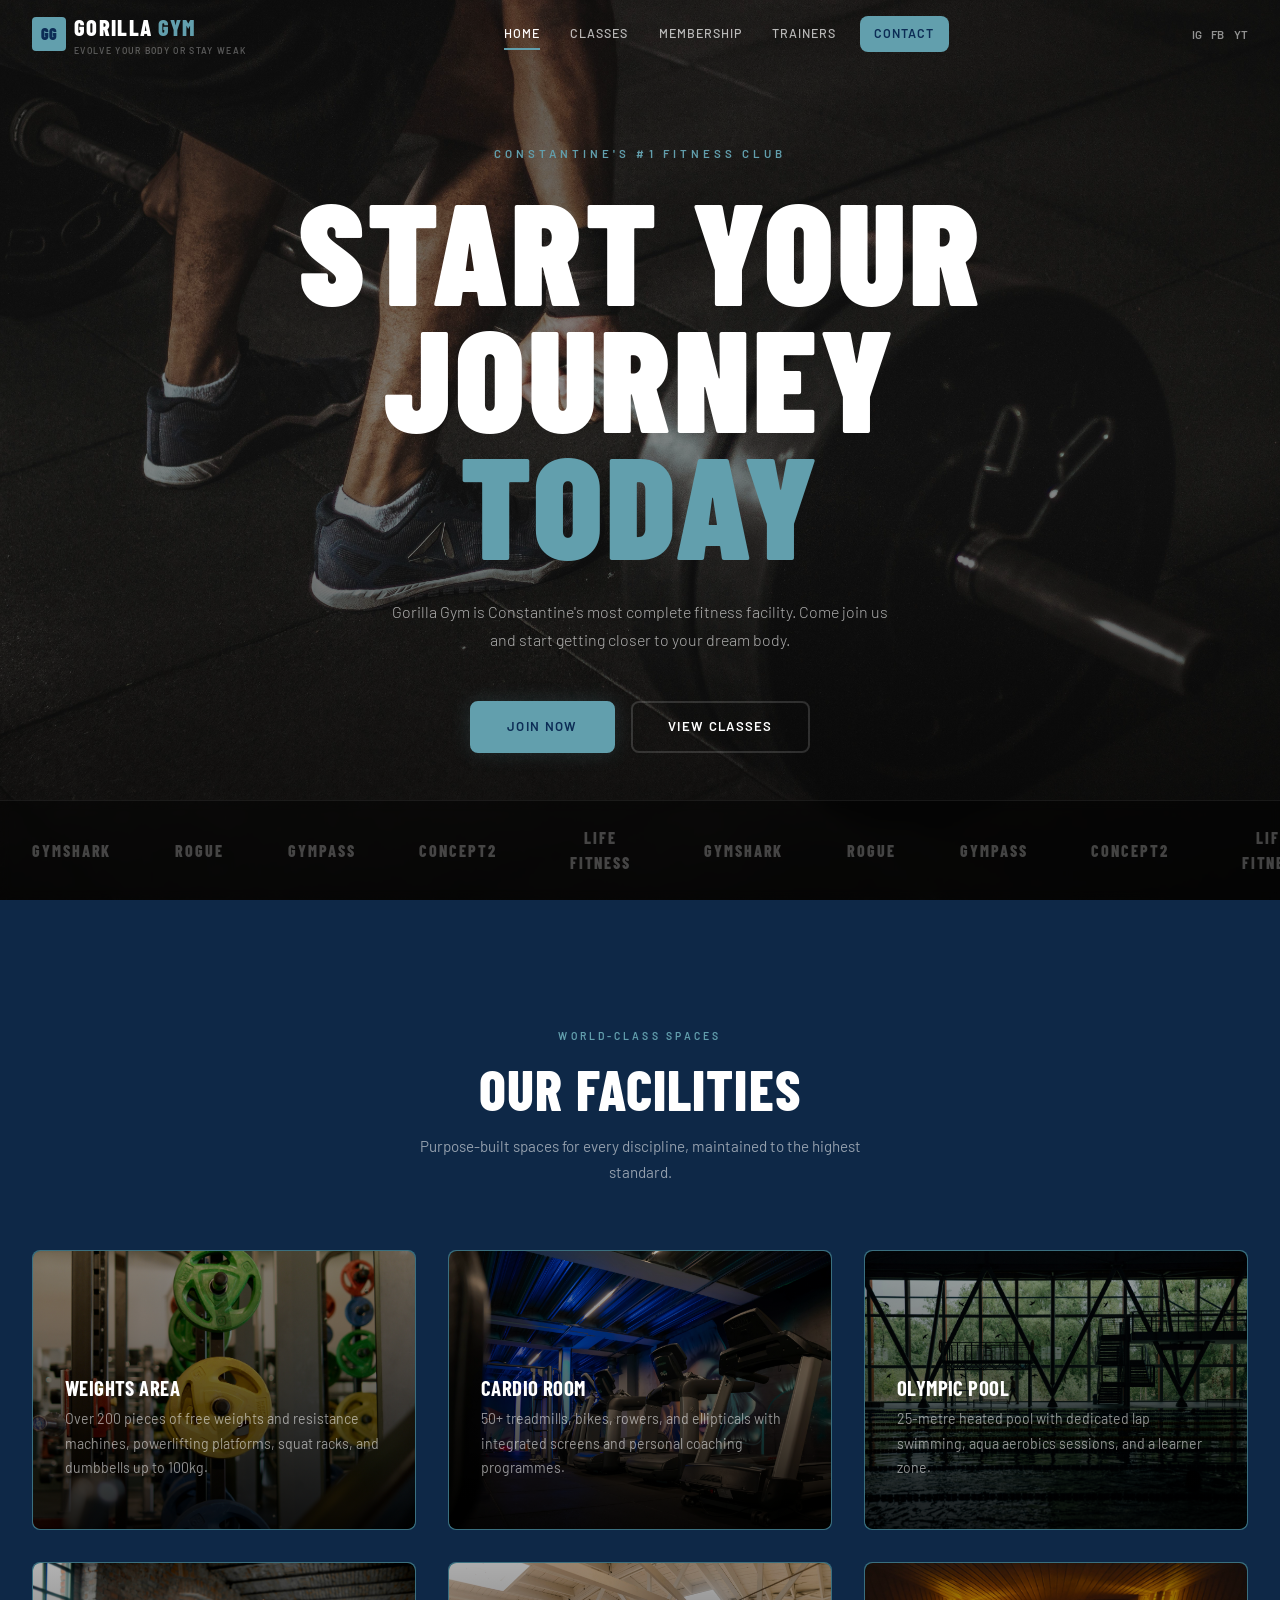
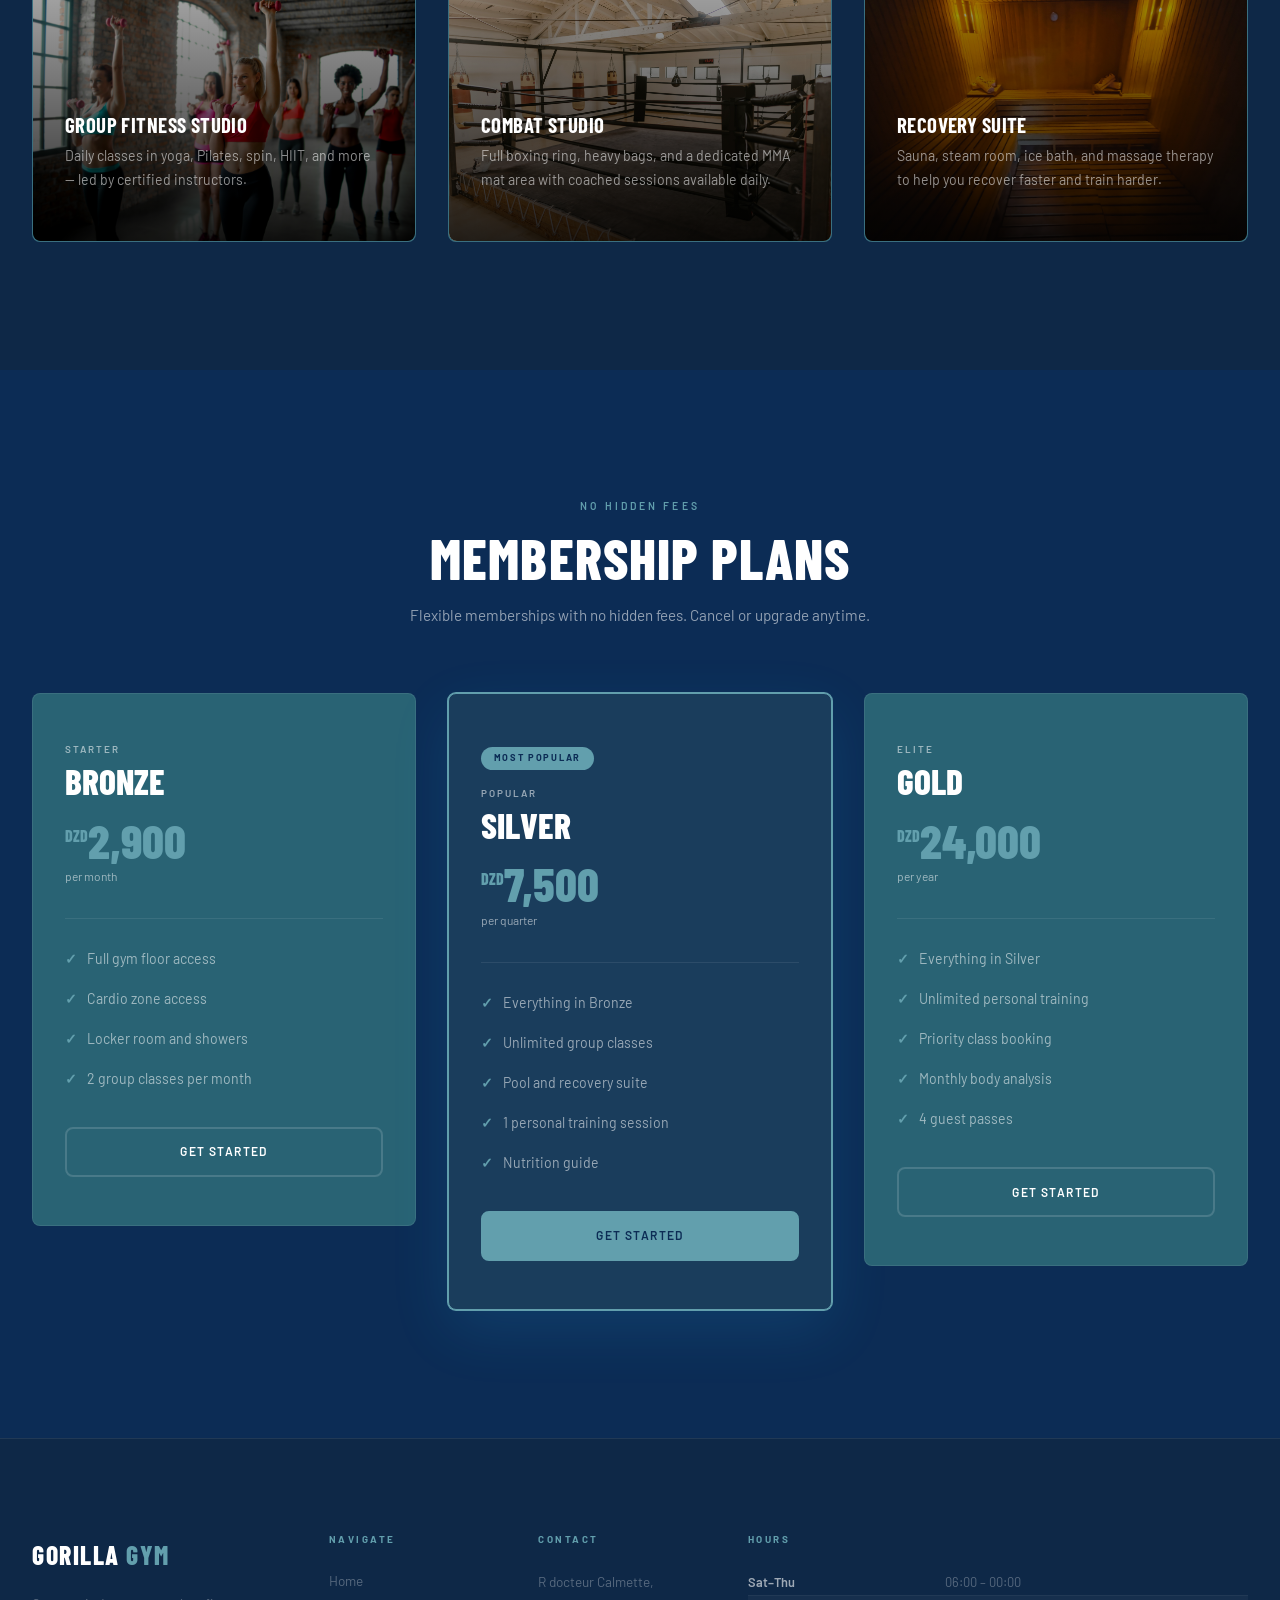
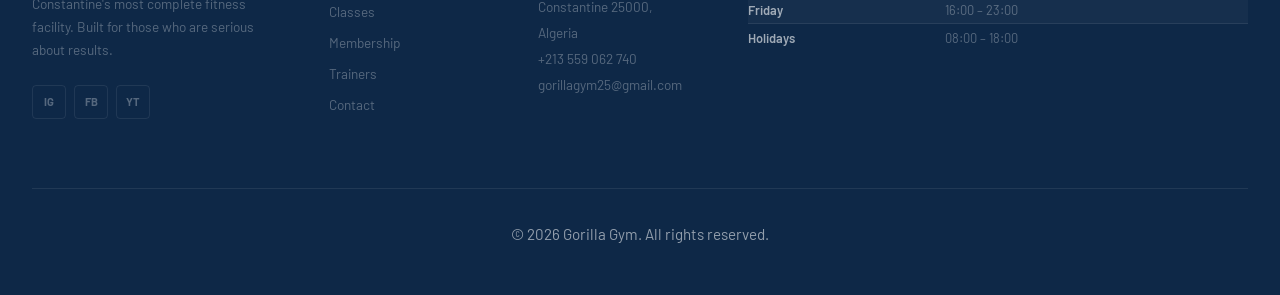
<file: index.html>
<!DOCTYPE html>
<html lang="en">
<head>
  <meta charset="UTF-8"/>
  <meta name="viewport" content="width=device-width, initial-scale=1.0"/>
  <title>Gorilla Gym – Start Your Journey</title>
  <link rel="stylesheet" href="style.css"/>
</head>
<body>
  <header id="site-header">
    <div class="header-inner">
      <a href="index.html" class="logo-wrap">
        <div class="logo-icon">GG</div>
        <div class="logo-text-wrap">
          <span class="logo-name">GORILLA <span>GYM</span></span>
          <span class="logo-tagline">Evolve Your Body Or Stay Weak</span>
        </div>
      </a>
      <nav>
        <ul id="main-nav-ul">
          <li class="active"><a href="index.html">Home</a></li>
          <li><a href="classes.html">Classes</a></li>
          <li><a href="membership.html">Membership</a></li>
          <li><a href="trainers.html">Trainers</a></li>
          <li class="nav-cta"><a href="contact.html">Contact</a></li>
        </ul>
      </nav>
      <div class="nav-social">
        <a href="https://instagram.com/gorylla_gym">IG</a>
        <a href="https://facebook.com/gorillagym">FB</a>
        <a href="https://youtube.com/@Gorillagym-g4h">YT</a>
      </div>
      <button class="hamburger" onclick="document.getElementById('main-nav-ul').classList.toggle('open')">
        <span></span><span></span><span></span>
      </button>
    </div>
  </header>

  <script>
    window.addEventListener('scroll', function () {
      document.getElementById('site-header').classList.toggle('scrolled', window.scrollY > 50);
    });
  </script>

  <section class="hero">
    <div class="hero-content">
      <span class="hero-eyebrow">Constantine's #1 Fitness Club</span>
      <h1>START YOUR<br/>JOURNEY <span class="accent">TODAY</span></h1>
      <p class="hero-sub">Gorilla Gym is Constantine's most complete fitness facility. Come join us and start getting closer to your dream body.</p>
      <div class="hero-actions">
        <a href="membership.html" class="btn btn-primary">Join Now</a>
        <a href="classes.html" class="btn btn-outline">View Classes</a>
      </div>
    </div>
    <div class="hero-partners">
      <div class="hero-partners-inner">
        <span class="partner-item">Gymshark</span>
        <span class="partner-item">Rogue</span>
        <span class="partner-item">Gympass</span>
        <span class="partner-item">Concept2</span>
        <span class="partner-item">Life Fitness</span>
        <!-- Duplicated for seamless infinite ticker loop -->
        <span class="partner-item">Gymshark</span>
        <span class="partner-item">Rogue</span>
        <span class="partner-item">Gympass</span>
        <span class="partner-item">Concept2</span>
        <span class="partner-item">Life Fitness</span>
      </div>
    </div>
  </section>

  <main>
    <section class="section section-dark-2">
      <div class="container">
        <div class="section-header center">
          <span class="section-eyebrow">World-Class Spaces</span>
          <h2>Our Facilities</h2>
          <p>Purpose-built spaces for every discipline, maintained to the highest standard.</p>
        </div>
        <div class="grid-3">
          <div class="facility-card">
            <img src="weight-area.jpg" alt="Weights Area">
            <h3>Weights Area</h3>
            <p>Over 200 pieces of free weights and resistance machines, powerlifting platforms, squat racks, and dumbbells up to 100kg.</p>
          </div>
          <div class="facility-card">
            <img src="cardio-room.jpg" alt="Cardio Room">
            <h3>Cardio Room</h3>
            <p>50+ treadmills, bikes, rowers, and ellipticals with integrated screens and personal coaching programmes.</p>
          </div>
          <div class="facility-card">
            <img src="pool.jpg" alt="Olympic Pool">
            <h3>Olympic Pool</h3>
            <p>25-metre heated pool with dedicated lap swimming, aqua aerobics sessions, and a learner zone.</p>
          </div>
          <div class="facility-card">
            <img src="fitness.jpg" alt="Group Fitness Studio">
            <h3>Group Fitness Studio</h3>
            <p>Daily classes in yoga, Pilates, spin, HIIT, and more — led by certified instructors.</p>
          </div>
          <div class="facility-card">
            <img src="combat.jpg" alt="Combat Studio">
            <h3>Combat Studio</h3>
            <p>Full boxing ring, heavy bags, and a dedicated MMA mat area with coached sessions available daily.</p>
          </div>
          <div class="facility-card">
            <img src="recovery-suite.jpg" alt="Recovery Suite">
            <h3>Recovery Suite</h3>
            <p>Sauna, steam room, ice bath, and massage therapy to help you recover faster and train harder.</p>
          </div>
        </div>
      </div>
    </section>

    <section class="section section-dark">
      <div class="container">
        <div class="section-header center">
          <span class="section-eyebrow">No Hidden Fees</span>
          <h2>Membership Plans</h2>
          <p>Flexible memberships with no hidden fees. Cancel or upgrade anytime.</p>
        </div>
        <div class="plans-grid">
          <div class="plan-card">
            <div class="plan-tier">Starter</div>
            <div class="plan-name">Bronze</div>
            <div class="plan-price"><sup>DZD</sup>2,900</div>
            <div class="plan-cycle">per month</div>
            <ul class="plan-features">
              <li>Full gym floor access</li>
              <li>Cardio zone access</li>
              <li>Locker room and showers</li>
              <li>2 group classes per month</li>
            </ul>
            <a href="membership.html#bronze" class="plan-cta">Get Started</a>
          </div>
          <div class="plan-card featured">
            <div class="plan-badge">Most Popular</div>
            <div class="plan-tier">Popular</div>
            <div class="plan-name">Silver</div>
            <div class="plan-price"><sup>DZD</sup>7,500</div>
            <div class="plan-cycle">per quarter</div>
            <ul class="plan-features">
              <li>Everything in Bronze</li>
              <li>Unlimited group classes</li>
              <li>Pool and recovery suite</li>
              <li>1 personal training session</li>
              <li>Nutrition guide</li>
            </ul>
            <a href="membership.html#silver" class="plan-cta">Get Started</a>
          </div>
          <div class="plan-card">
            <div class="plan-tier">Elite</div>
            <div class="plan-name">Gold</div>
            <div class="plan-price"><sup>DZD</sup>24,000</div>
            <div class="plan-cycle">per year</div>
            <ul class="plan-features">
              <li>Everything in Silver</li>
              <li>Unlimited personal training</li>
              <li>Priority class booking</li>
              <li>Monthly body analysis</li>
              <li>4 guest passes</li>
            </ul>
            <a href="membership.html#gold" class="plan-cta">Get Started</a>
          </div>
        </div>
      </div>
    </section>
  </main>

  <footer>
    <div class="footer-inner">
      <div class="footer-top">
        <div class="footer-brand">
          <a href="index.html" class="footer-logo">GORILLA <span>GYM</span></a>
          <p>Constantine's most complete fitness facility. Built for those who are serious about results.</p>
          <ul class="footer-social">
            <li><a href="https://instagram.com/gorylla_gym">IG</a></li>
            <li><a href="https://facebook.com/gorillagym">FB</a></li>
            <li><a href="https://youtube.com/@Gorillagym-g4h">YT</a></li>
          </ul>
        </div>
        <div class="footer-col"><h3>Navigate</h3><ul>
          <li><a href="index.html">Home</a></li>
          <li><a href="classes.html">Classes</a></li>
          <li><a href="membership.html">Membership</a></li>
          <li><a href="trainers.html">Trainers</a></li>
          <li><a href="contact.html">Contact</a></li>
        </ul></div>
        <div class="footer-col"><h3>Contact</h3><address>
          R docteur Calmette,<br/>Constantine 25000, Algeria<br/>
          <a href="tel:+213559062740">+213 559 062 740</a><br/>
          <a href="mailto:gorillagym25@gmail.com">gorillagym25@gmail.com</a>
        </address></div>
        <div class="footer-col"><h3>Hours</h3>
          <table class="footer-hours-table"><tbody>
            <tr><td>Sat–Thu</td><td>06:00 – 00:00</td></tr>
            <tr><td>Friday</td><td>16:00 – 23:00</td></tr>
            <tr><td>Holidays</td><td>08:00 – 18:00</td></tr>
          </tbody></table>
        </div>
      </div>
      <div class="footer-bottom">
        <p>&copy; 2026 Gorilla Gym. All rights reserved.</p>
      </div>
    </div>
  </footer>
</body>
</html>
</file>
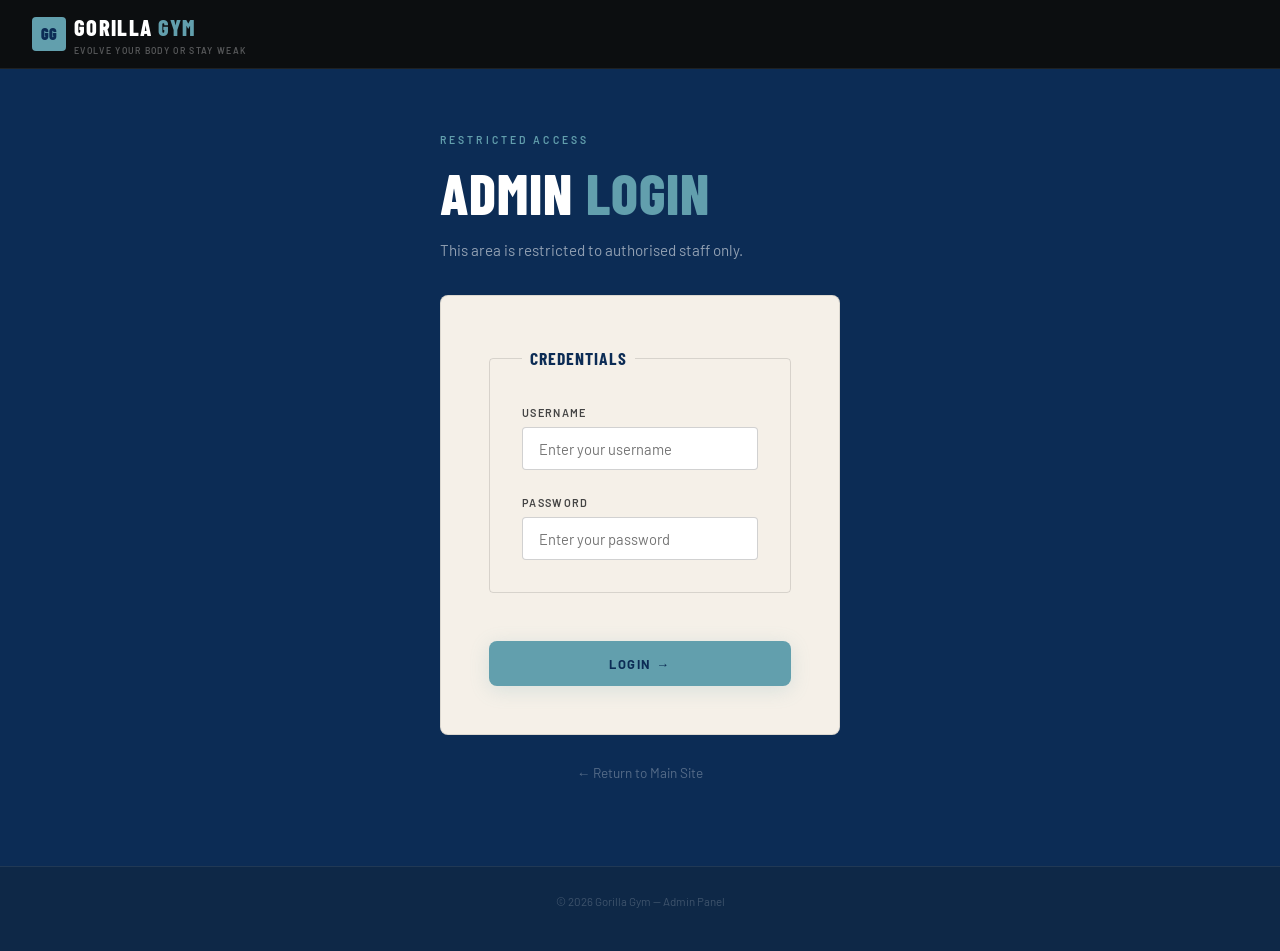
<file: (admin-dashboard.html>
<!DOCTYPE html>
<html lang="en">
<head>
  <meta charset="UTF-8"/><meta name="viewport" content="width=device-width, initial-scale=1.0"/>
  <title>Admin Dashboard – Gorilla Gym</title>
  <link rel="stylesheet" href="style.css"/>
</head>
<body style="padding-top:68px;">

  <!-- FIX: auth guard — redirect to login if not authenticated -->
  <script>
    if (sessionStorage.getItem("gg_admin_auth") !== "1") {
      window.location.replace("admin-login.html");
    }
  </script>

  <header id="site-header" class="scrolled">
    <div class="header-inner">
      <a href="index.html" class="logo-wrap">
        <div class="logo-icon">GG</div>
        <div class="logo-text-wrap">
          <span class="logo-name">GORILLA <span>GYM</span></span>
          <span class="logo-tagline">Evolve Your Body Or Stay Weak</span>
        </div>
      </a>
      <div style="color:rgba(255,255,255,0.4);font-size:0.8rem;">
        Welcome, Admin &nbsp;|&nbsp;
        <a href="#" id="logout-btn" style="color:var(--cyan);">Logout</a>
      </div>
      <div></div>
    </div>
  </header>

  <script>
    document.getElementById("logout-btn").addEventListener("click", function (e) {
      e.preventDefault();
      sessionStorage.removeItem("gg_admin_auth");
      window.location.href = "admin-login.html";
    });
  </script>

  <!-- FIX: removed inline style="display:none" — CSS media query uses !important
       so it works, but the inline style is fragile. Let CSS own the visibility. -->
  <div class="admin-topnav">
    <a href="#">Members</a>
    <a href="classes.html">Classes</a>
    <a href="#">Subscriptions</a>
    <a href="trainers.html">Trainers</a>
    <a href="#">Orders</a>
    <a href="admin-plans.html">Plan Management</a>
    <a href="admin-dashboard.html">Dashboard</a>
    <a href="index.html">← Main Site</a>
  </div>

  <div class="admin-layout" style="max-width:1280px;margin:var(--s8) auto;padding:0 var(--s4);display:grid;grid-template-columns:210px 1fr;gap:var(--s4);align-items:start;">
    <aside class="admin-sidebar" style="background:var(--dark-2);border:1px solid var(--border);border-radius:var(--r2);padding:var(--s4);">
      <div style="font-size:0.6rem;font-weight:600;letter-spacing:0.25em;text-transform:uppercase;color:var(--cyan);margin-bottom:var(--s3);">Admin Menu</div>
      <ul style="list-style:none;padding:0;">
        <li style="margin-bottom:0.5rem;"><a href="#" style="color:rgba(255,255,255,0.4);font-size:0.85rem;text-decoration:none;">Members</a></li>
        <li style="margin-bottom:0.5rem;"><a href="classes.html" style="color:rgba(255,255,255,0.4);font-size:0.85rem;text-decoration:none;">Classes</a></li>
        <li style="margin-bottom:0.5rem;"><a href="#" style="color:rgba(255,255,255,0.4);font-size:0.85rem;text-decoration:none;">Subscriptions</a></li>
        <li style="margin-bottom:0.5rem;"><a href="trainers.html" style="color:rgba(255,255,255,0.4);font-size:0.85rem;text-decoration:none;">Trainers</a></li>
        <li style="margin-bottom:0.5rem;"><a href="#" style="color:rgba(255,255,255,0.4);font-size:0.85rem;text-decoration:none;">Orders</a></li>
        <li style="margin-bottom:0.5rem;"><a href="admin-plans.html" style="color:rgba(255,255,255,0.4);font-size:0.85rem;text-decoration:none;">Plan Management</a></li>
        <li style="margin-bottom:0.5rem;"><a href="admin-dashboard.html" style="color:var(--cyan);font-size:0.85rem;text-decoration:none;">Dashboard</a></li>
        <li style="margin-bottom:0.5rem;"><a href="index.html" style="color:rgba(255,255,255,0.4);font-size:0.85rem;text-decoration:none;">← Main Site</a></li>
      </ul>
    </aside>
    <main>
      <div style="margin-bottom:var(--s6);">
        <span class="section-eyebrow" style="display:block;margin-bottom:var(--s3);">Overview</span>
        <div class="grid-4 stat-cards">
          <div class="facility-card" style="text-align:center;"><span class="facility-icon">👥</span><h3 style="font-size:2.5rem;color:var(--cyan);">342</h3><p style="font-size:0.8rem;">Total Members</p></div>
          <div class="facility-card" style="text-align:center;"><span class="facility-icon">✅</span><h3 style="font-size:2.5rem;color:var(--cyan);">289</h3><p style="font-size:0.8rem;">Active Subscriptions</p></div>
          <div class="facility-card" style="text-align:center;"><span class="facility-icon">🏃</span><h3 style="font-size:2.5rem;color:var(--cyan);">7</h3><p style="font-size:0.8rem;">Classes Today</p></div>
          <div class="facility-card" style="text-align:center;"><span class="facility-icon">💰</span><h3 style="font-size:1.6rem;color:var(--cyan);">1,240,500</h3><p style="font-size:0.8rem;">Revenue DZD</p></div>
        </div>
      </div>
      <div>
        <span class="section-eyebrow" style="display:block;margin-bottom:var(--s3);">Recent Registrations</span>
        <div class="table-wrap">
          <table><caption>Last 5 New Members</caption>
            <thead><tr><th>Full Name</th><th>Date</th><th>Plan</th></tr></thead>
            <tbody>
              <tr><td>Mehdi Larbi</td><td>2026-05-01</td><td><span class="badge badge-advanced">Gold</span></td></tr>
              <tr><td>Yasmine Cherif</td><td>2026-04-30</td><td><span class="badge badge-intermediate">Silver</span></td></tr>
              <tr><td>Bilal Amrani</td><td>2026-04-29</td><td><span class="badge badge-beginner">Bronze</span></td></tr>
              <tr><td>Nour Bensalem</td><td>2026-04-28</td><td><span class="badge badge-intermediate">Silver</span></td></tr>
              <tr><td>Riad Oukaci</td><td>2026-04-27</td><td><span class="badge badge-advanced">Gold</span></td></tr>
            </tbody>
          </table>
        </div>
      </div>
    </main>
  </div>

  <footer style="background:var(--dark-2);border-top:1px solid var(--border);padding:var(--s3) var(--s4);text-align:center;">
    <p style="color:rgba(255,255,255,0.2);font-size:0.72rem;">&copy; 2026 Gorilla Gym — Admin Panel</p>
  </footer>
</body>
</html>
</file>
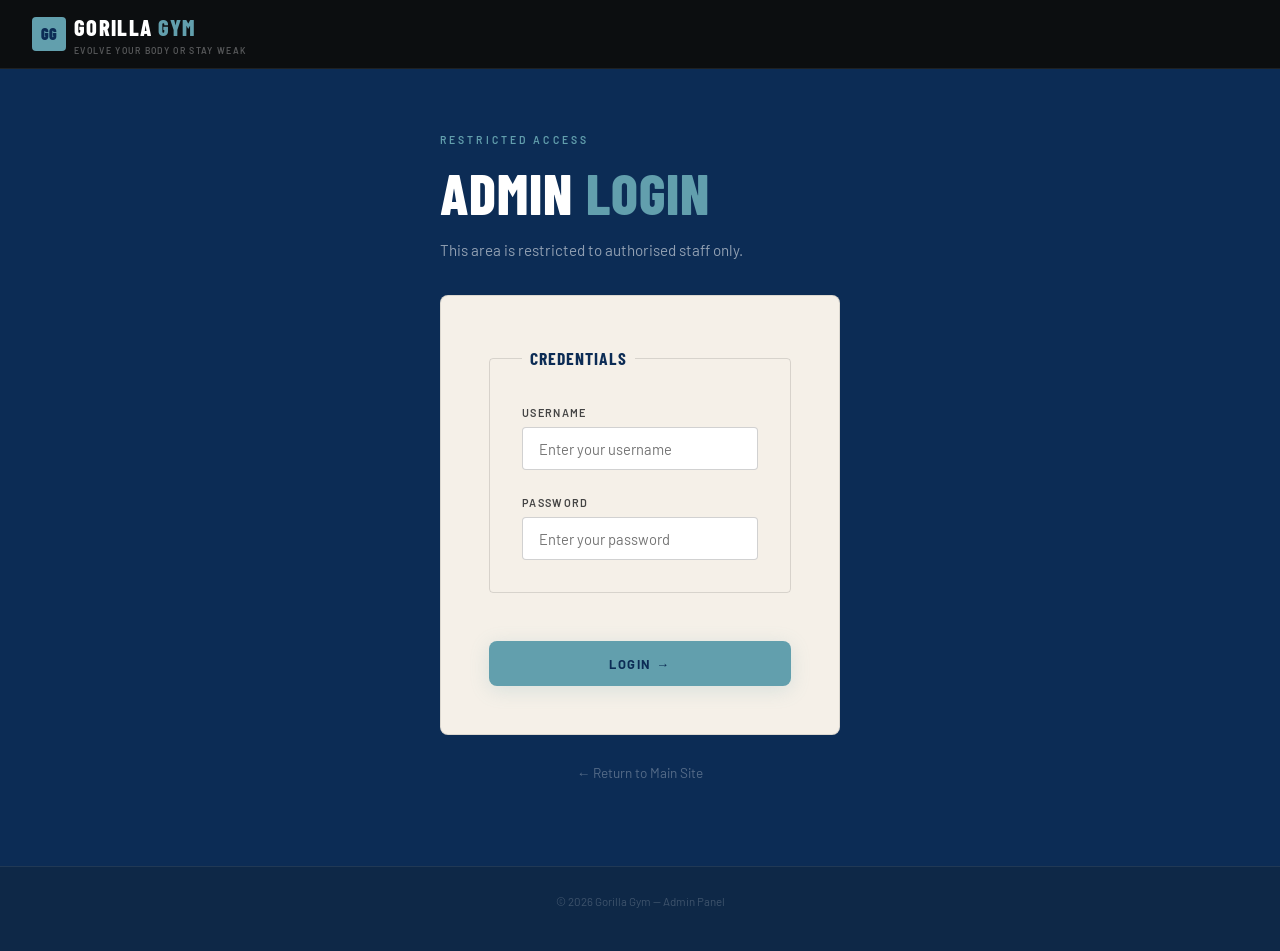
<file: admin-login.html>
<!DOCTYPE html>
<html lang="en">
<head>
  <meta charset="UTF-8"/>
  <meta name="viewport" content="width=device-width, initial-scale=1.0"/>
  <title>Gorilla Gym – Admin Login</title>
  <link rel="stylesheet" href="style.css"/>
  <style>
    body { display: flex; flex-direction: column; min-height: 100vh; }
    .login-wrap {
      flex: 1;
      display: flex;
      align-items: center;
      justify-content: center;
      padding: var(--s8) var(--s4);
    }
    #login-error {
      display: none;
      background: rgba(239,68,68,0.12);
      border: 1px solid rgba(239,68,68,0.35);
      border-left: 3px solid #f87171;
      border-radius: var(--r);
      color: #f87171;
      font-size: 0.78rem;
      font-weight: 600;
      letter-spacing: 0.05em;
      padding: 0.65rem var(--s2);
      margin-top: var(--s2);
    }
    #login-error.visible { display: block; }
  </style>
</head>
<body style="padding-top:68px;">

  <header id="site-header" class="scrolled">
    <div class="header-inner">
      <a href="index.html" class="logo-wrap">
        <div class="logo-icon">GG</div>
        <div class="logo-text-wrap">
          <span class="logo-name">GORILLA <span>GYM</span></span>
          <span class="logo-tagline">Evolve Your Body Or Stay Weak</span>
        </div>
      </a>
      <div></div>
      <div></div>
    </div>
  </header>

  <div class="login-wrap">
    <div style="width:100%;max-width:400px;">
      <span class="section-eyebrow" style="display:block;margin-bottom:var(--s2);">Restricted Access</span>
      <h2 style="margin-bottom:var(--s2);">ADMIN <span style="color:var(--cyan);">LOGIN</span></h2>
      <p style="margin-bottom:var(--s4);">This area is restricted to authorised staff only.</p>

      <form id="login-form" action="#" method="post" novalidate>
        <fieldset>
          <legend>Credentials</legend>
          <label for="username">Username</label>
          <input
            type="text"
            id="username"
            name="username"
            placeholder="Enter your username"
            autocomplete="username"
            required
          />
          <label for="password">Password</label>
          <input
            type="password"
            id="password"
            name="password"
            placeholder="Enter your password"
            autocomplete="current-password"
            required
          />
        </fieldset>

        <div id="login-error" role="alert">Invalid username or password. Please try again.</div>

        <button type="submit" style="width:100%;justify-content:center;margin-top:var(--s2);">
          Login →
        </button>
      </form>

      <p style="margin-top:var(--s3);text-align:center;">
        <a href="index.html" style="color:rgba(255,255,255,0.3);font-size:0.85rem;">← Return to Main Site</a>
      </p>
    </div>
  </div>

  <footer style="background:var(--dark-2);border-top:1px solid var(--border);padding:var(--s3) var(--s4);text-align:center;">
    <p style="color:rgba(255,255,255,0.2);font-size:0.72rem;">&copy; 2026 Gorilla Gym — Admin Panel</p>
  </footer>

  <script>
    "use strict";

    // NOTE: Credentials are checked client-side for this demo only.
    // In production, replace with a real server-side authentication endpoint.
    const ADMIN_CREDENTIALS = { username: "admin", password: "gorilla2026" };
    const AUTH_SESSION_KEY  = "gg_admin_auth";

    // If already logged in, skip the login page
    if (sessionStorage.getItem(AUTH_SESSION_KEY) === "1") {
      window.location.replace("admin-dashboard.html");
    }

    function showFieldError(input, message) {
      clearFieldError(input);
      input.style.borderColor = "#e05c5c";
      const err = document.createElement("span");
      err.className = "field-error";
      err.setAttribute("role", "alert");
      err.textContent = message;
      input.insertAdjacentElement("afterend", err);
    }

    function clearFieldError(input) {
      input.style.borderColor = "";
      const existing = input.parentElement.querySelector(".field-error");
      if (existing) existing.remove();
    }

    function showLoginError() { document.getElementById("login-error").classList.add("visible"); }
    function hideLoginError() { document.getElementById("login-error").classList.remove("visible"); }

    function validateForm(username, password) {
      let valid = true;
      const u = document.getElementById("username");
      const p = document.getElementById("password");
      if (!username.trim()) { showFieldError(u, "Username is required."); valid = false; }
      else clearFieldError(u);
      if (!password) { showFieldError(p, "Password is required."); valid = false; }
      else clearFieldError(p);
      return valid;
    }

    document.getElementById("login-form").addEventListener("submit", function (e) {
      e.preventDefault();
      hideLoginError();

      const username = document.getElementById("username").value;
      const password = document.getElementById("password").value;

      if (!validateForm(username, password)) return;

      if (
        username.trim() === ADMIN_CREDENTIALS.username &&
        password           === ADMIN_CREDENTIALS.password
      ) {
        // FIX: set auth token in sessionStorage before redirecting
        // so admin pages can guard against direct URL access
        sessionStorage.setItem(AUTH_SESSION_KEY, "1");
        window.location.href = "admin-dashboard.html";
      } else {
        showLoginError();
        document.getElementById("username").style.borderColor = "#e05c5c";
        document.getElementById("password").style.borderColor = "#e05c5c";
        document.getElementById("password").value = "";
        document.getElementById("password").focus();
      }
    });

    ["username", "password"].forEach(function (id) {
      document.getElementById(id).addEventListener("input", function () {
        this.style.borderColor = "";
        hideLoginError();
        const err = this.parentElement.querySelector(".field-error");
        if (err) err.remove();
      });
    });
  </script>

</body>
</html>
</file>
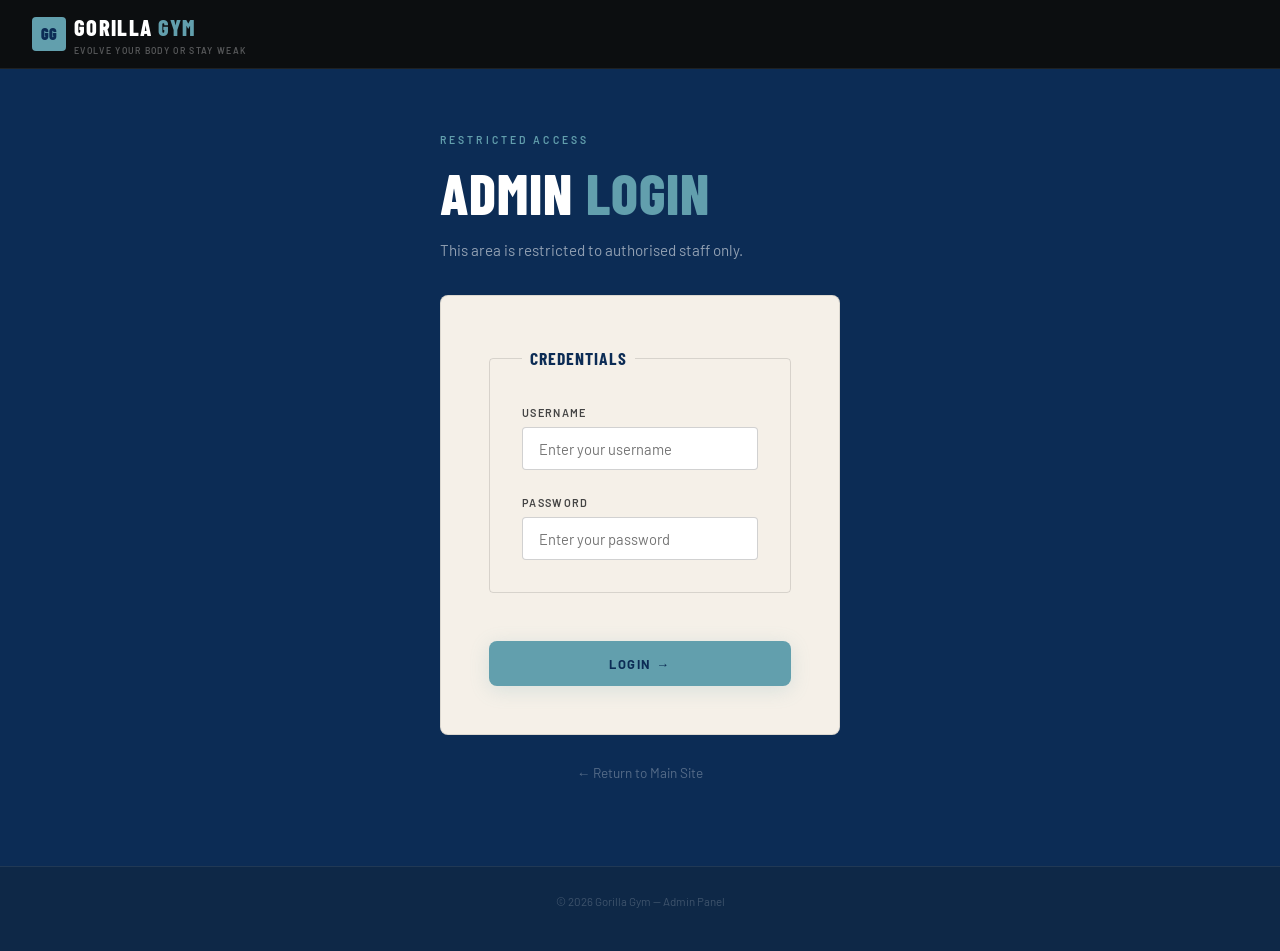
<file: admin_plans.html>
<!DOCTYPE html>
<html lang="en">
<head>
  <meta charset="UTF-8"/><meta name="viewport" content="width=device-width, initial-scale=1.0"/>
  <title>Plan Management – Gorilla Gym</title>
  <link rel="stylesheet" href="style.css"/>
</head>
<body style="padding-top:68px;">

  <!-- FIX: auth guard -->
  <script>
    if (sessionStorage.getItem("gg_admin_auth") !== "1") {
      window.location.replace("admin-login.html");
    }
  </script>

  <header id="site-header" class="scrolled">
    <div class="header-inner">
      <a href="index.html" class="logo-wrap">
        <div class="logo-icon">GG</div>
        <div class="logo-text-wrap">
          <span class="logo-name">GORILLA <span>GYM</span></span>
          <span class="logo-tagline">Evolve Your Body Or Stay Weak</span>
        </div>
      </a>
      <div style="color:rgba(255,255,255,0.4);font-size:0.8rem;">
        Welcome, Admin &nbsp;|&nbsp;
        <a href="#" id="logout-btn" style="color:var(--cyan);">Logout</a>
      </div>
      <div></div>
    </div>
  </header>

  <script>
    document.getElementById("logout-btn").addEventListener("click", function (e) {
      e.preventDefault();
      sessionStorage.removeItem("gg_admin_auth");
      window.location.href = "admin-login.html";
    });
  </script>

  <!-- FIX: removed inline style="display:none" -->
  <div class="admin-topnav">
    <a href="#">Members</a>
    <a href="classes.html">Classes</a>
    <a href="#">Subscriptions</a>
    <a href="trainers.html">Trainers</a>
    <a href="#">Orders</a>
    <a href="admin-plans.html">Plan Management</a>
    <a href="admin-dashboard.html">Dashboard</a>
    <a href="index.html">← Main Site</a>
  </div>

  <div class="admin-layout" style="max-width:1280px;margin:var(--s8) auto;padding:0 var(--s4);display:grid;grid-template-columns:210px 1fr;gap:var(--s4);align-items:start;">
    <aside class="admin-sidebar" style="background:var(--dark-2);border:1px solid var(--border);border-radius:var(--r2);padding:var(--s4);">
      <div style="font-size:0.6rem;font-weight:600;letter-spacing:0.25em;text-transform:uppercase;color:var(--cyan);margin-bottom:var(--s3);">Admin Menu</div>
      <ul style="list-style:none;padding:0;">
        <li style="margin-bottom:0.5rem;"><a href="#" style="color:rgba(255,255,255,0.4);font-size:0.85rem;text-decoration:none;">Members</a></li>
        <li style="margin-bottom:0.5rem;"><a href="classes.html" style="color:rgba(255,255,255,0.4);font-size:0.85rem;text-decoration:none;">Classes</a></li>
        <li style="margin-bottom:0.5rem;"><a href="#" style="color:rgba(255,255,255,0.4);font-size:0.85rem;text-decoration:none;">Subscriptions</a></li>
        <li style="margin-bottom:0.5rem;"><a href="trainers.html" style="color:rgba(255,255,255,0.4);font-size:0.85rem;text-decoration:none;">Trainers</a></li>
        <li style="margin-bottom:0.5rem;"><a href="#" style="color:rgba(255,255,255,0.4);font-size:0.85rem;text-decoration:none;">Orders</a></li>
        <li style="margin-bottom:0.5rem;"><a href="admin-plans.html" style="color:var(--cyan);font-size:0.85rem;text-decoration:none;">Plan Management</a></li>
        <li style="margin-bottom:0.5rem;"><a href="admin-dashboard.html" style="color:rgba(255,255,255,0.4);font-size:0.85rem;text-decoration:none;">Dashboard</a></li>
        <li style="margin-bottom:0.5rem;"><a href="index.html" style="color:rgba(255,255,255,0.4);font-size:0.85rem;text-decoration:none;">← Main Site</a></li>
      </ul>
    </aside>
    <main>
      <div style="margin-bottom:var(--s6);">
        <span class="section-eyebrow" style="display:block;margin-bottom:var(--s3);">Current Plans</span>
        <div class="table-wrap">
          <table id="plans-table"><caption>Membership Plans</caption>
            <thead><tr><th>Plan</th><th>Price</th><th>Duration</th><th>Features</th><th>Actions</th></tr></thead>
            <tbody>
              <tr data-plan-id="bronze">
                <td><strong style="color:var(--white);">Bronze</strong></td>
                <td>2,900 DZD</td>
                <td>Monthly</td>
                <td>Gym access, Cardio zone, 2 group classes, Locker room</td>
                <td>
                  <button type="button" class="btn btn-cyan-outline btn-sm edit-plan-btn" style="margin-right:0.4rem;">Edit</button>
                  <button type="button" class="btn btn-sm delete-plan-btn" style="background:rgba(239,68,68,0.15);color:#f87171;border:2px solid rgba(239,68,68,0.3);">Delete</button>
                </td>
              </tr>
              <tr data-plan-id="silver">
                <td><strong style="color:var(--white);">Silver</strong></td>
                <td>7,500 DZD</td>
                <td>Quarterly</td>
                <td>Everything in Bronze, Unlimited classes, Pool, 1 PT, Nutrition guide</td>
                <td>
                  <button type="button" class="btn btn-cyan-outline btn-sm edit-plan-btn" style="margin-right:0.4rem;">Edit</button>
                  <button type="button" class="btn btn-sm delete-plan-btn" style="background:rgba(239,68,68,0.15);color:#f87171;border:2px solid rgba(239,68,68,0.3);">Delete</button>
                </td>
              </tr>
              <tr data-plan-id="gold">
                <td><strong style="color:var(--white);">Gold</strong></td>
                <td>24,000 DZD</td>
                <td>Annual</td>
                <td>Everything in Silver, Unlimited PT, Priority booking, Body analysis, 4 guest passes</td>
                <td>
                  <button type="button" class="btn btn-cyan-outline btn-sm edit-plan-btn" style="margin-right:0.4rem;">Edit</button>
                  <button type="button" class="btn btn-sm delete-plan-btn" style="background:rgba(239,68,68,0.15);color:#f87171;border:2px solid rgba(239,68,68,0.3);">Delete</button>
                </td>
              </tr>
            </tbody>
          </table>
        </div>
      </div>

      <div>
        <span class="section-eyebrow" style="display:block;margin-bottom:var(--s3);">Add New Plan</span>
        <form id="add-plan-form" action="#" method="post" novalidate>
          <fieldset><legend>New Plan Details</legend>
            <label for="plan-name">Plan Name</label>
            <input type="text" id="plan-name" name="plan-name" placeholder="e.g. Platinum" required/>
            <label for="plan-price">Price (DZD)</label>
            <input type="number" id="plan-price" name="plan-price" placeholder="e.g. 15000" min="0" required/>
            <label for="plan-duration">Duration</label>
            <select id="plan-duration" name="plan-duration" required>
              <option value="">-- Select duration --</option>
              <option>Monthly</option>
              <option>Quarterly</option>
              <option>Annual</option>
            </select>
            <label for="plan-description">Features / Description</label>
            <textarea id="plan-description" name="plan-description" rows="5" placeholder="List the features included in this plan..."></textarea>
          </fieldset>
          <button type="submit">Add Plan →</button>
        </form>
      </div>
    </main>
  </div>

  <!-- FIX: confirm modal for delete -->
  <div id="confirm-modal" style="display:none;position:fixed;inset:0;z-index:9000;align-items:center;justify-content:center;padding:1rem;">
    <div style="position:absolute;inset:0;background:rgba(0,0,0,0.65);backdrop-filter:blur(4px);" id="confirm-backdrop"></div>
    <div style="position:relative;background:#f5f0e8;border-radius:12px;padding:2rem;max-width:380px;width:100%;text-align:center;box-shadow:0 24px 60px rgba(0,0,0,0.4);">
      <div style="font-size:2.5rem;margin-bottom:1rem;">⚠️</div>
      <h3 style="font-family:'Barlow Condensed',sans-serif;font-size:1.6rem;font-weight:800;text-transform:uppercase;color:#0c2c55;margin-bottom:0.75rem;">Delete Plan?</h3>
      <p style="color:#555;font-size:0.9rem;margin-bottom:1.5rem;">This action cannot be undone. Are you sure you want to delete this plan?</p>
      <div style="display:flex;gap:0.75rem;">
        <button id="confirm-cancel" class="btn btn-outline" style="flex:1;justify-content:center;color:#333;border-color:rgba(0,0,0,0.2);">Cancel</button>
        <button id="confirm-delete" class="btn" style="flex:1;justify-content:center;background:#e05c5c;border-color:#e05c5c;color:#fff;">Delete</button>
      </div>
    </div>
  </div>

  <footer style="background:var(--dark-2);border-top:1px solid var(--border);padding:var(--s3) var(--s4);text-align:center;">
    <p style="color:rgba(255,255,255,0.2);font-size:0.72rem;">&copy; 2026 Gorilla Gym — Admin Panel</p>
  </footer>

  <script>
    "use strict";

    /* ── Delete buttons ───────────────────────────────────────────── */
    // FIX: Delete buttons now show a confirmation modal before removing the row

    let rowToDelete = null;
    const modal    = document.getElementById("confirm-modal");
    const backdrop = document.getElementById("confirm-backdrop");

    document.getElementById("plans-table").addEventListener("click", function (e) {
      const deleteBtn = e.target.closest(".delete-plan-btn");
      const editBtn   = e.target.closest(".edit-plan-btn");

      if (deleteBtn) {
        rowToDelete = deleteBtn.closest("tr");
        modal.style.display = "flex";
      }

      if (editBtn) {
        // FIX: Edit pre-fills the "Add New Plan" form with the row's data
        const row      = editBtn.closest("tr");
        const cells    = row.querySelectorAll("td");
        const planName = cells[0].querySelector("strong").textContent.trim();
        const price    = cells[1].textContent.replace(/[^\d]/g, "");
        const duration = cells[2].textContent.trim();
        const features = cells[3].textContent.trim();

        document.getElementById("plan-name").value        = planName;
        document.getElementById("plan-price").value       = price;
        document.getElementById("plan-duration").value    = duration;
        document.getElementById("plan-description").value = features;

        document.getElementById("add-plan-form").scrollIntoView({ behavior: "smooth" });
        document.getElementById("plan-name").focus();
      }
    });

    document.getElementById("confirm-cancel").addEventListener("click",  () => { modal.style.display = "none"; rowToDelete = null; });
    backdrop.addEventListener("click",                                    () => { modal.style.display = "none"; rowToDelete = null; });
    document.getElementById("confirm-delete").addEventListener("click",  () => {
      if (rowToDelete) { rowToDelete.remove(); rowToDelete = null; }
      modal.style.display = "none";
    });

    /* ── Add plan form ────────────────────────────────────────────── */

    document.getElementById("add-plan-form").addEventListener("submit", function (e) {
      e.preventDefault();
      const name     = document.getElementById("plan-name").value.trim();
      const price    = document.getElementById("plan-price").value.trim();
      const duration = document.getElementById("plan-duration").value;
      const features = document.getElementById("plan-description").value.trim();

      if (!name || !price || !duration) return;

      const tbody = document.querySelector("#plans-table tbody");
      const tr    = document.createElement("tr");
      tr.innerHTML = `
        <td><strong style="color:var(--white);">${escHtml(name)}</strong></td>
        <td>${escHtml(Number(price).toLocaleString())} DZD</td>
        <td>${escHtml(duration)}</td>
        <td>${escHtml(features || "—")}</td>
        <td>
          <button type="button" class="btn btn-cyan-outline btn-sm edit-plan-btn" style="margin-right:0.4rem;">Edit</button>
          <button type="button" class="btn btn-sm delete-plan-btn" style="background:rgba(239,68,68,0.15);color:#f87171;border:2px solid rgba(239,68,68,0.3);">Delete</button>
        </td>
      `;
      tbody.appendChild(tr);
      this.reset();
    });

    function escHtml(str) {
      return String(str).replace(/&/g,"&amp;").replace(/</g,"&lt;").replace(/>/g,"&gt;").replace(/"/g,"&quot;");
    }
  </script>

</body>
</html>
</file>
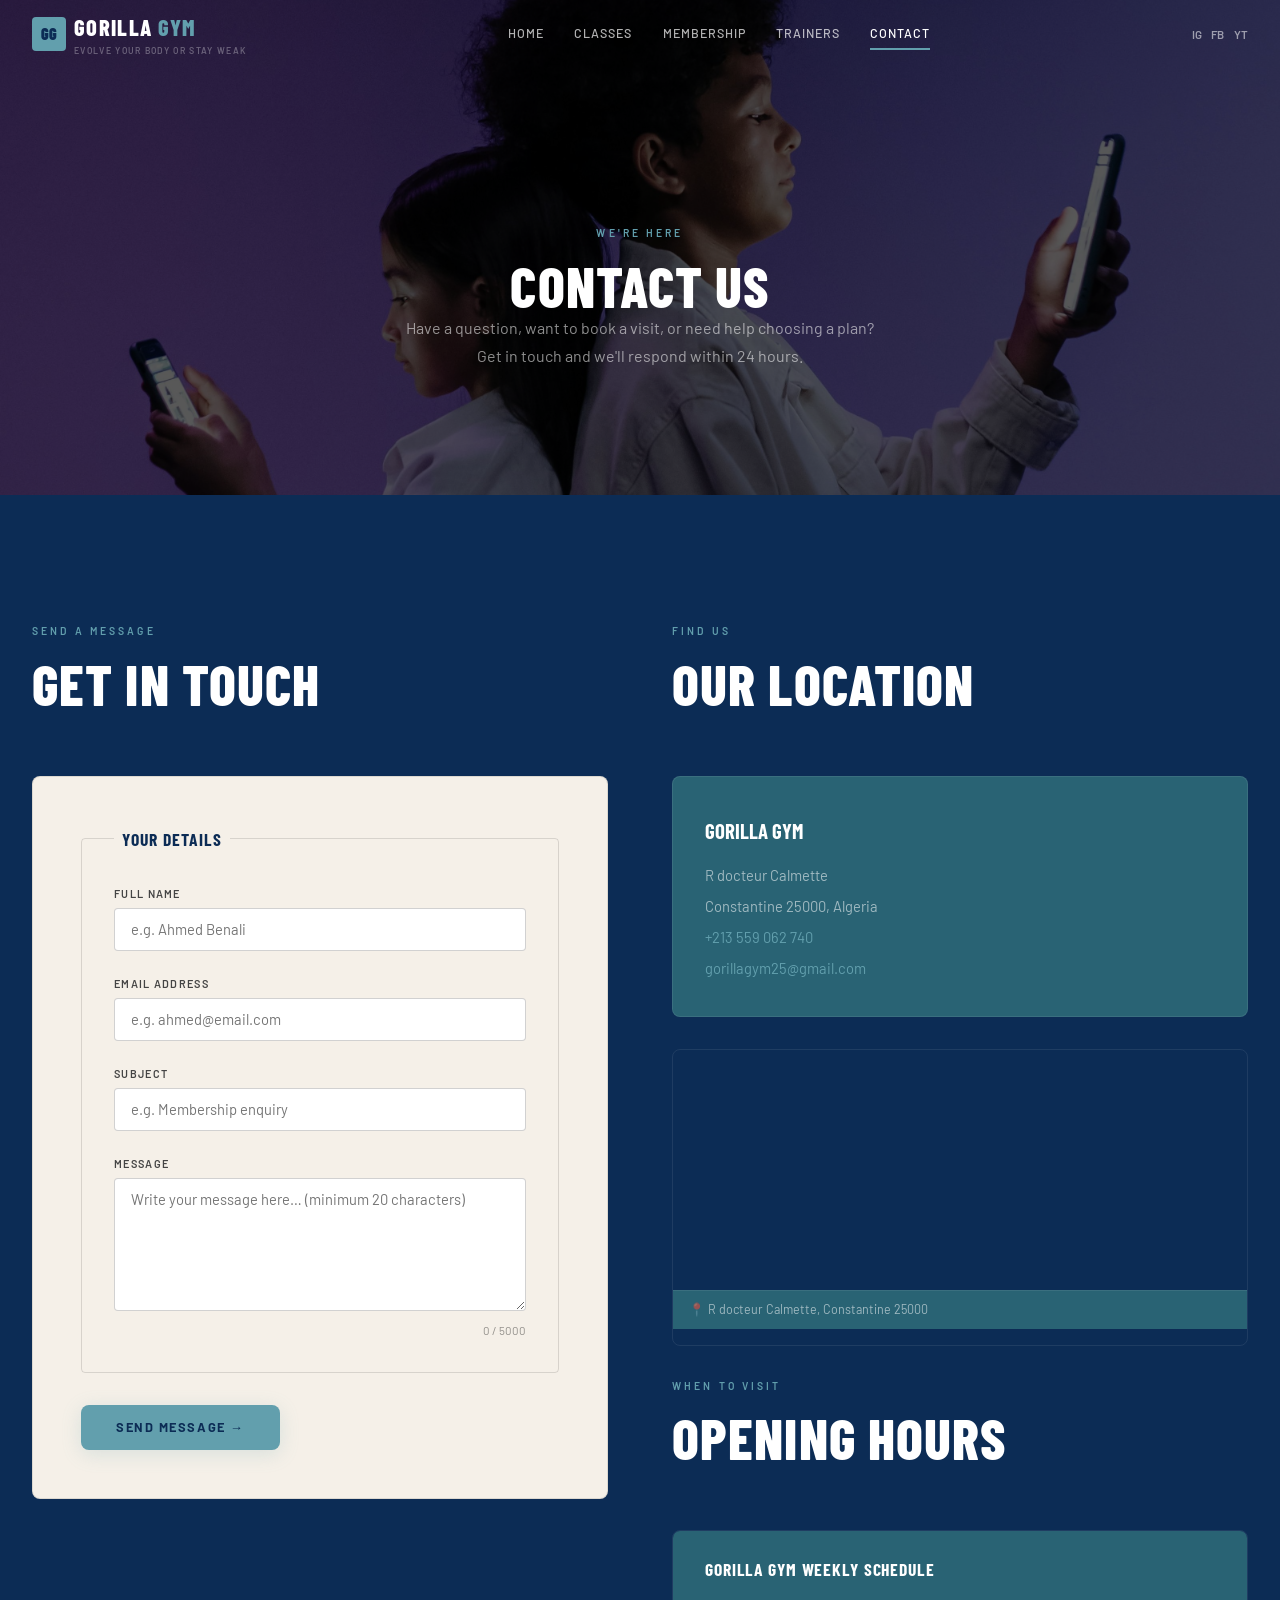
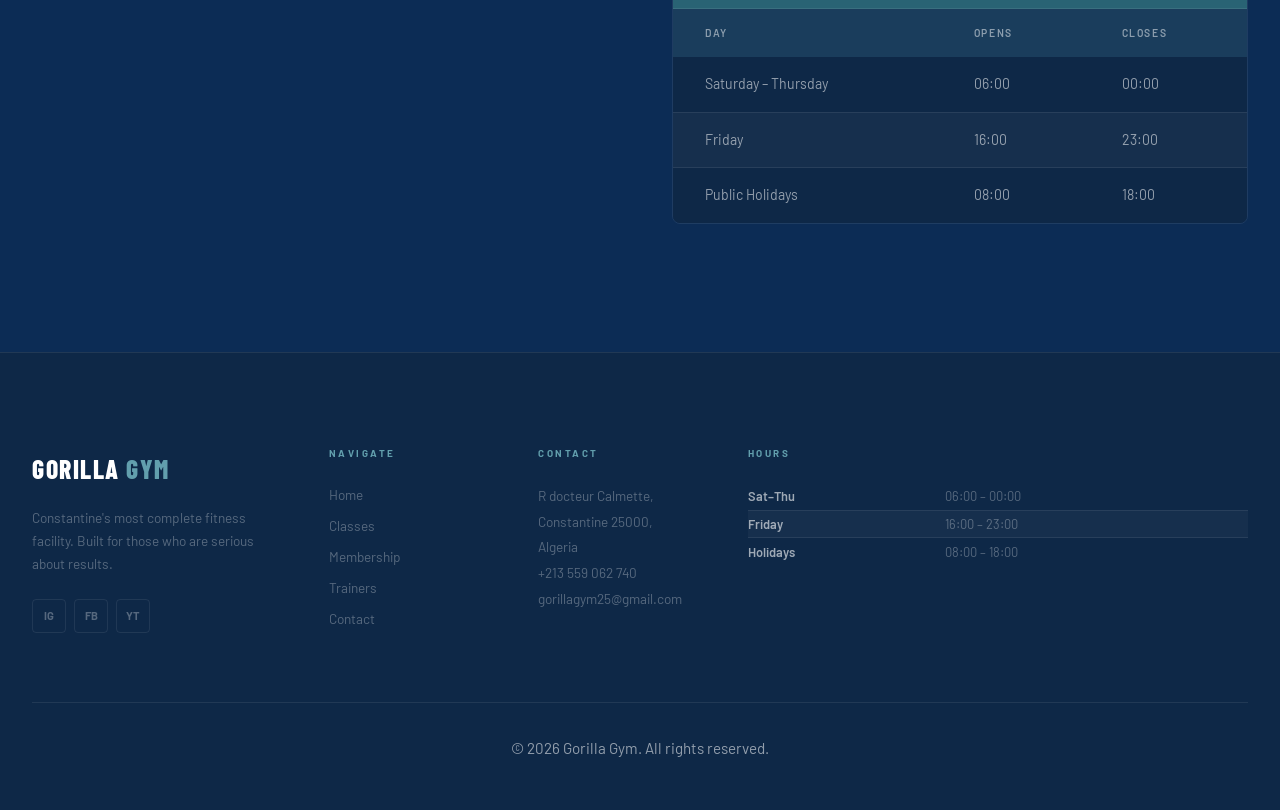
<file: contact.html>
<!DOCTYPE html>
<html lang="en">
<head>
  <meta charset="UTF-8" />
  <meta name="viewport" content="width=device-width, initial-scale=1.0" />
  <title>Gorilla Gym – Contact</title>
  <link rel="stylesheet" href="style.css" />
  <style>
    .page-hero {
      background-image: url("contact-bg (2).jpg");
      background-size: cover;
      background-position: center center;
      background-repeat: no-repeat;
      background-color: var(--navy);
    }
  </style>
</head>
<body>
  <!-- FIX: added id="site-header" -->
  <header id="site-header">
    <div class="header-inner">
      <a href="index.html" class="logo-wrap">
        <div class="logo-icon">GG</div>
        <div class="logo-text-wrap">
          <span class="logo-name">GORILLA <span>GYM</span></span>
          <span class="logo-tagline">Evolve Your Body Or Stay Weak</span>
        </div>
      </a>
      <nav>
        <ul id="main-nav-ul">
          <li><a href="index.html">Home</a></li>
          <li><a href="classes.html">Classes</a></li>
          <li><a href="membership.html">Membership</a></li>
          <li><a href="trainers.html">Trainers</a></li>
          <li class="active"><a href="contact.html">Contact</a></li>
        </ul>
      </nav>
      <div class="nav-social">
        <a href="https://instagram.com/gorylla_gym">IG</a>
        <a href="https://facebook.com/gorillagym">FB</a>
        <a href="https://youtube.com/@Gorillagym-g4h">YT</a>
      </div>
      <button class="hamburger" onclick="document.getElementById('main-nav-ul').classList.toggle('open')">
        <span></span><span></span><span></span>
      </button>
    </div>
  </header>

  <!-- FIX: added scroll listener -->
  <script>
    window.addEventListener('scroll', function () {
      document.getElementById('site-header').classList.toggle('scrolled', window.scrollY > 50);
    });
  </script>

  <div class="page-hero">
    <div class="page-hero-inner">
      <span class="section-label">We're Here</span>
      <h2>Contact <span>Us</span></h2>
      <p>Have a question, want to book a visit, or need help choosing a plan? Get in touch and we'll respond within 24 hours.</p>
    </div>
  </div>

  <main>
    <section class="section">
      <div class="container">
        <div class="contact-grid">

          <div>
            <div class="section-header">
              <span class="section-label">Send a Message</span>
              <h2>Get In Touch</h2>
            </div>
            <form action="#" method="post" novalidate>
              <fieldset>
                <legend>Your Details</legend>
                <label for="name">Full Name</label>
                <input type="text" id="name" name="name" placeholder="e.g. Ahmed Benali" required autocomplete="name" />
                <label for="email">Email Address</label>
                <input type="email" id="email" name="email" placeholder="e.g. ahmed@email.com" required autocomplete="email" />
                <label for="subject">Subject</label>
                <input type="text" id="subject" name="subject" placeholder="e.g. Membership enquiry" required />
                <label for="message">Message</label>
                <textarea id="message" name="message" rows="6" placeholder="Write your message here… (minimum 20 characters)" required maxlength="5000"></textarea>
                <!-- FIX: added maxlength="5000" to prevent excessively long submissions -->
              </fieldset>
              <button type="submit">Send Message →</button>
            </form>
          </div>

          <div class="contact-info">
            <div class="section-header">
              <span class="section-label">Find Us</span>
              <h2>Our Location</h2>
            </div>
            <address>
              <strong>Gorilla Gym</strong>
              R docteur Calmette<br/>
              Constantine 25000, Algeria<br/>
              <a href="tel:+213559062740">+213 559 062 740</a><br/>
              <a href="mailto:gorillagym25@gmail.com">gorillagym25@gmail.com</a>
            </address>
            <div class="map-placeholder">
              <!--
                FIX: The old maps.google.com/maps?output=embed URL format is deprecated
                and may show errors. Replaced with the standard embed approach using
                a search query. For production use, replace with the proper
                Google Maps Embed API URL with your API key:
                https://www.google.com/maps/embed/v1/place?key=YOUR_API_KEY&q=...
              -->
              <iframe
                src="https://maps.google.com/maps?q=36.3650,6.6147&z=16&output=embed"
                loading="lazy"
                title="Gorilla Gym location map"
                referrerpolicy="no-referrer-when-downgrade"
              ></iframe>
              <p class="map-note">📍 R docteur Calmette, Constantine 25000</p>
            </div>

            <div class="section-header" style="margin-top:2rem">
              <span class="section-label">When To Visit</span>
              <h2>Opening Hours</h2>
            </div>
            <div class="table-wrap">
              <table>
                <caption>Gorilla Gym Weekly Schedule</caption>
                <thead>
                  <tr><th>Day</th><th>Opens</th><th>Closes</th></tr>
                </thead>
                <tbody>
                  <tr><td>Saturday – Thursday</td><td>06:00</td><td>00:00</td></tr>
                  <tr><td>Friday</td><td>16:00</td><td>23:00</td></tr>
                  <tr><td>Public Holidays</td><td>08:00</td><td>18:00</td></tr>
                </tbody>
              </table>
            </div>
          </div>

        </div>
      </div>
    </section>
  </main>

  <footer>
    <div class="footer-inner">
      <div class="footer-top">
        <div class="footer-brand">
          <a href="index.html" class="footer-logo">GORILLA <span>GYM</span></a>
          <p>Constantine's most complete fitness facility. Built for those who are serious about results.</p>
          <ul class="footer-social">
            <li><a href="https://instagram.com/gorylla_gym">IG</a></li>
            <li><a href="https://facebook.com/gorillagym">FB</a></li>
            <li><a href="https://youtube.com/@Gorillagym-g4h">YT</a></li>
          </ul>
        </div>
        <div class="footer-col"><h3>Navigate</h3><ul>
          <li><a href="index.html">Home</a></li>
          <li><a href="classes.html">Classes</a></li>
          <li><a href="membership.html">Membership</a></li>
          <li><a href="trainers.html">Trainers</a></li>
          <li><a href="contact.html">Contact</a></li>
        </ul></div>
        <div class="footer-col"><h3>Contact</h3><address>
          R docteur Calmette,<br/>Constantine 25000, Algeria<br/>
          <a href="tel:+213559062740">+213 559 062 740</a><br/>
          <a href="mailto:gorillagym25@gmail.com">gorillagym25@gmail.com</a>
        </address></div>
        <div class="footer-col"><h3>Hours</h3>
          <table class="footer-hours-table"><tbody>
            <tr><td>Sat–Thu</td><td>06:00 – 00:00</td></tr>
            <tr><td>Friday</td><td>16:00 – 23:00</td></tr>
            <tr><td>Holidays</td><td>08:00 – 18:00</td></tr>
          </tbody></table>
        </div>
      </div>
      <div class="footer-bottom">
        <p>&copy; 2026 Gorilla Gym. All rights reserved.</p>
      </div>
    </div>
  </footer>

  <script src="contact-form.js"></script>
</body>
</html>
</file>
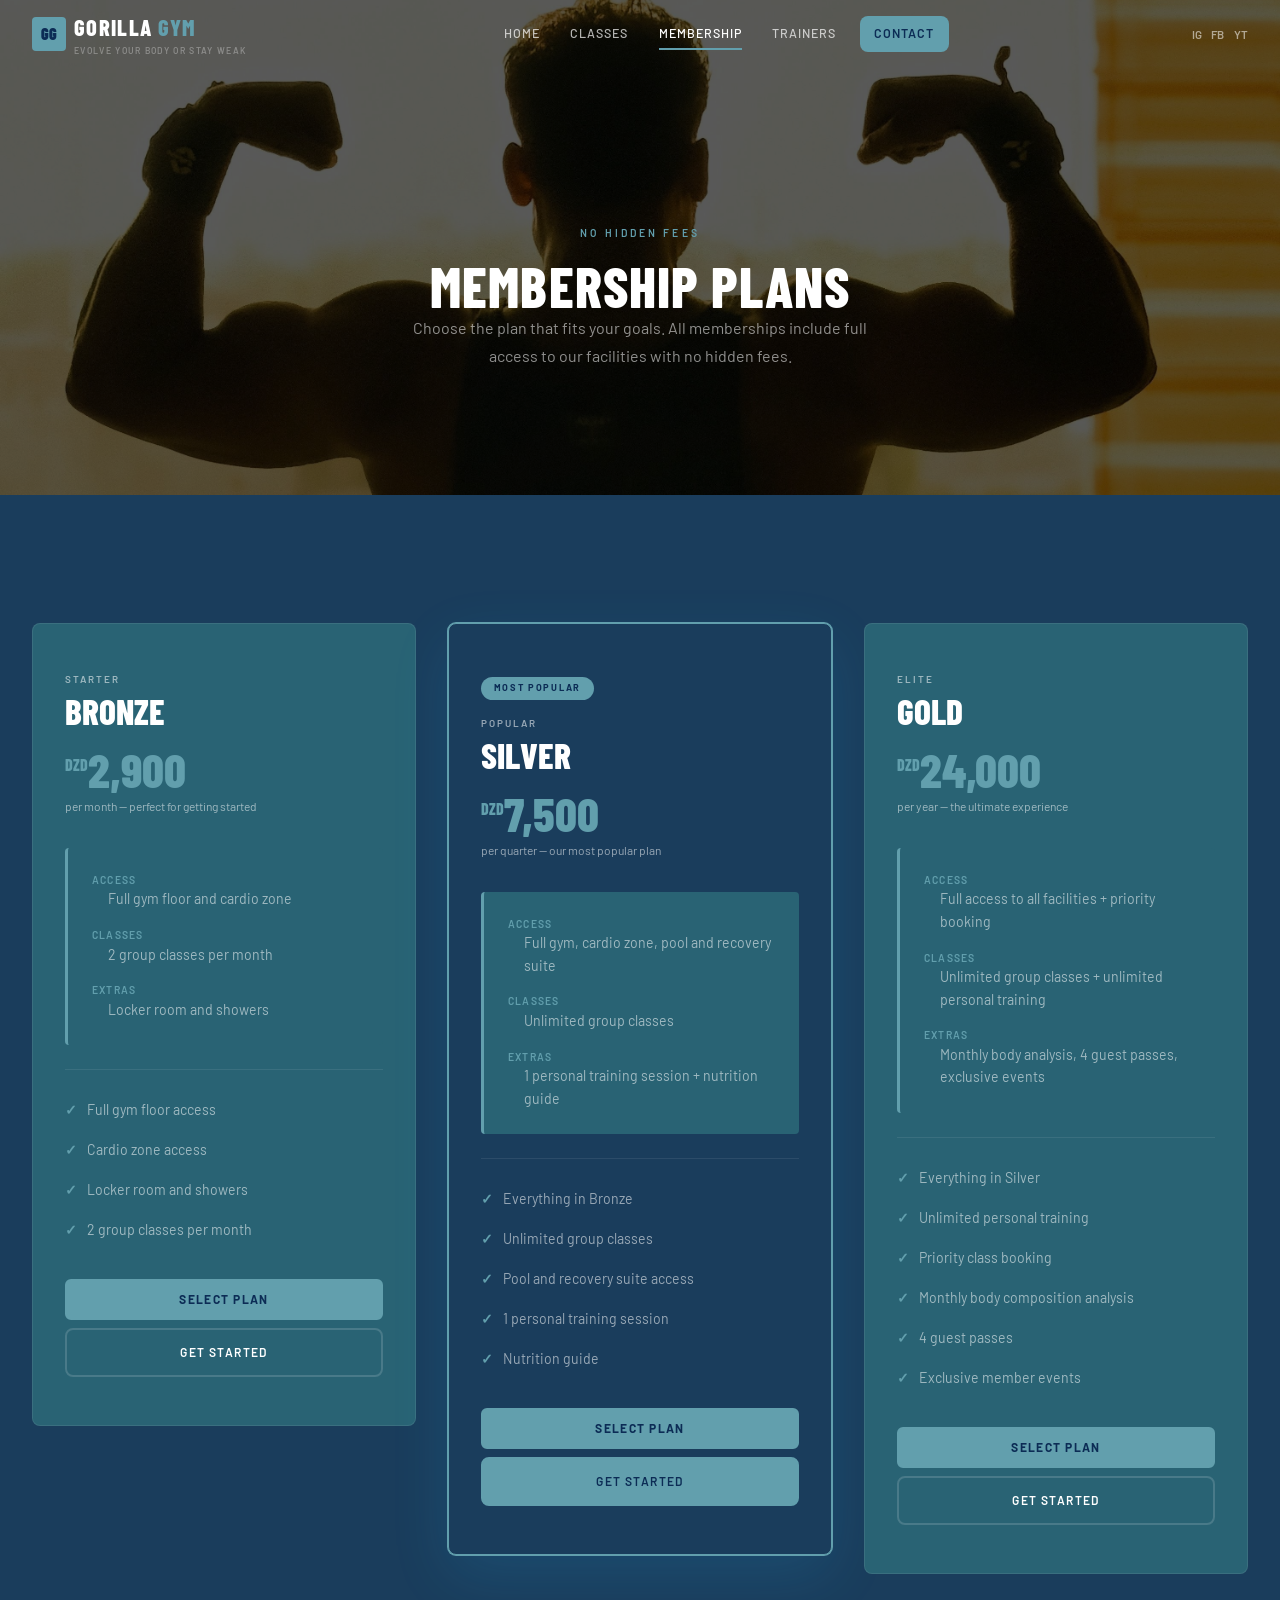
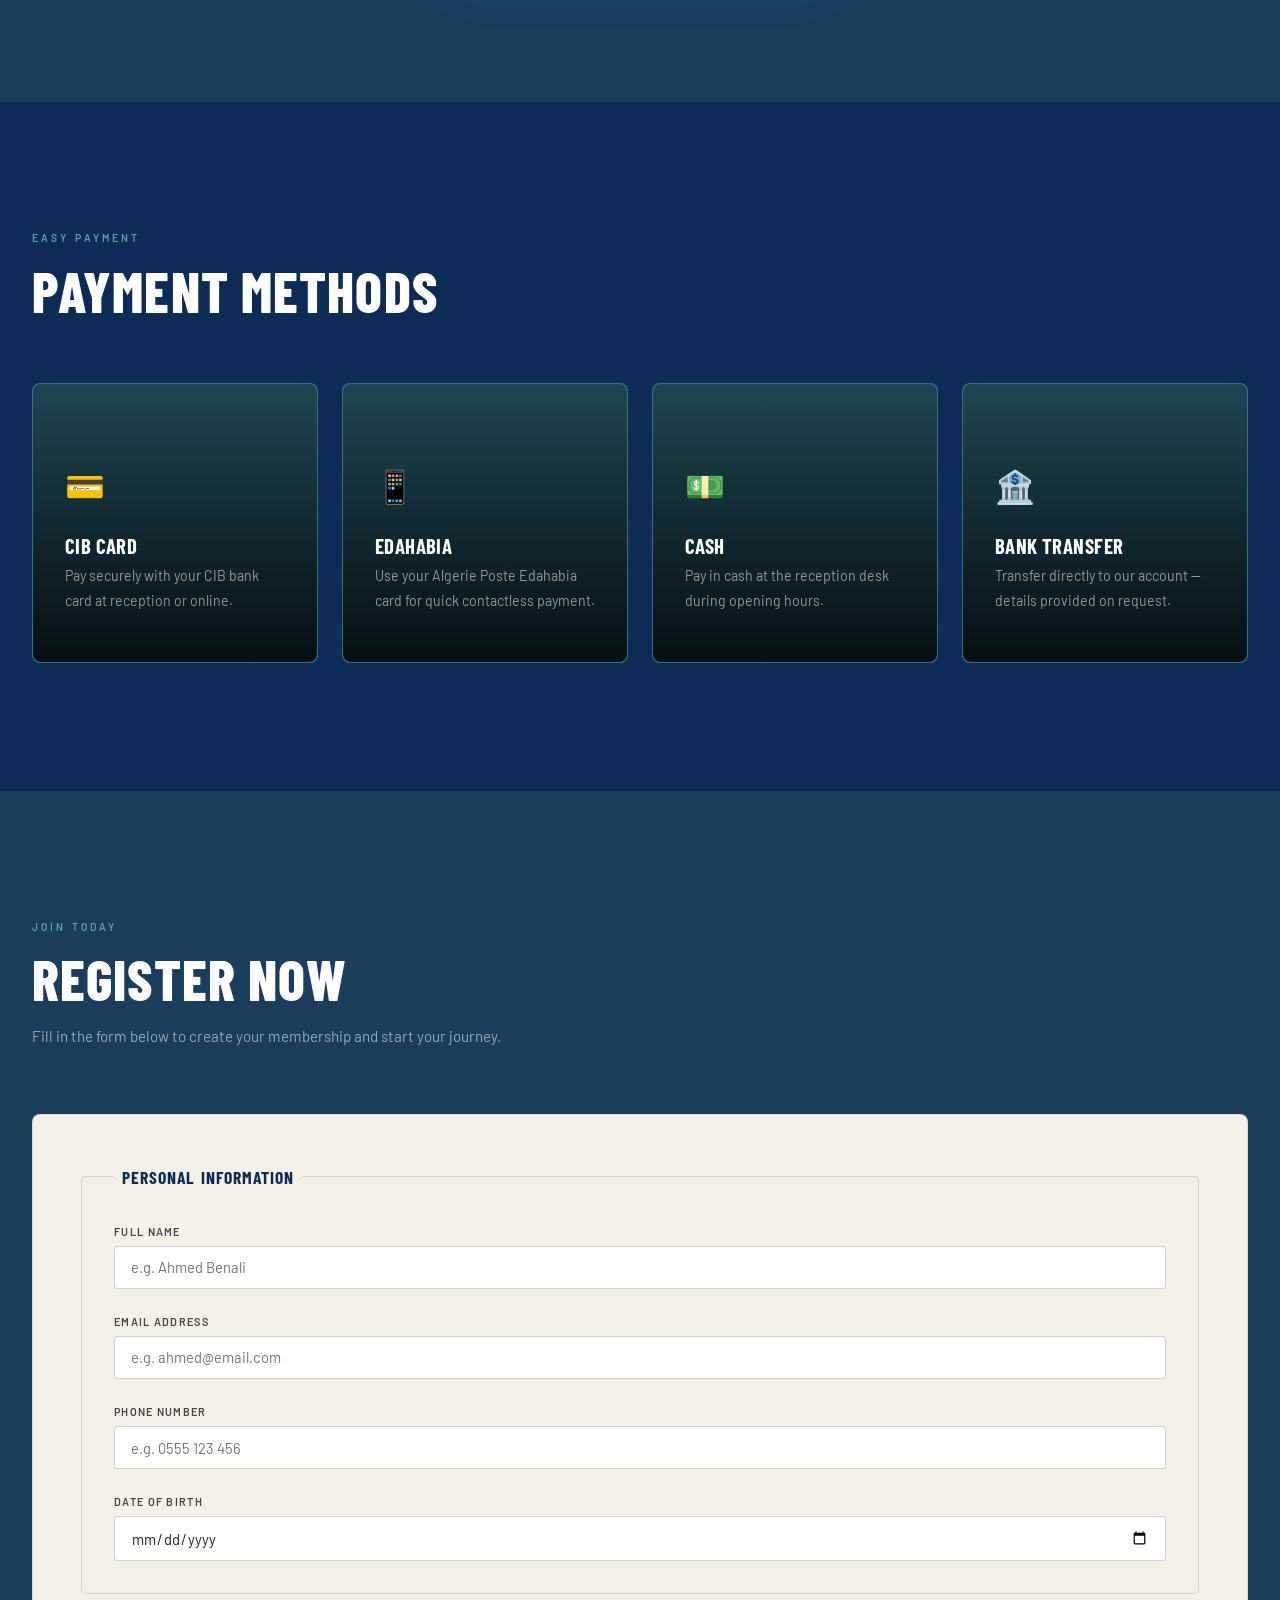
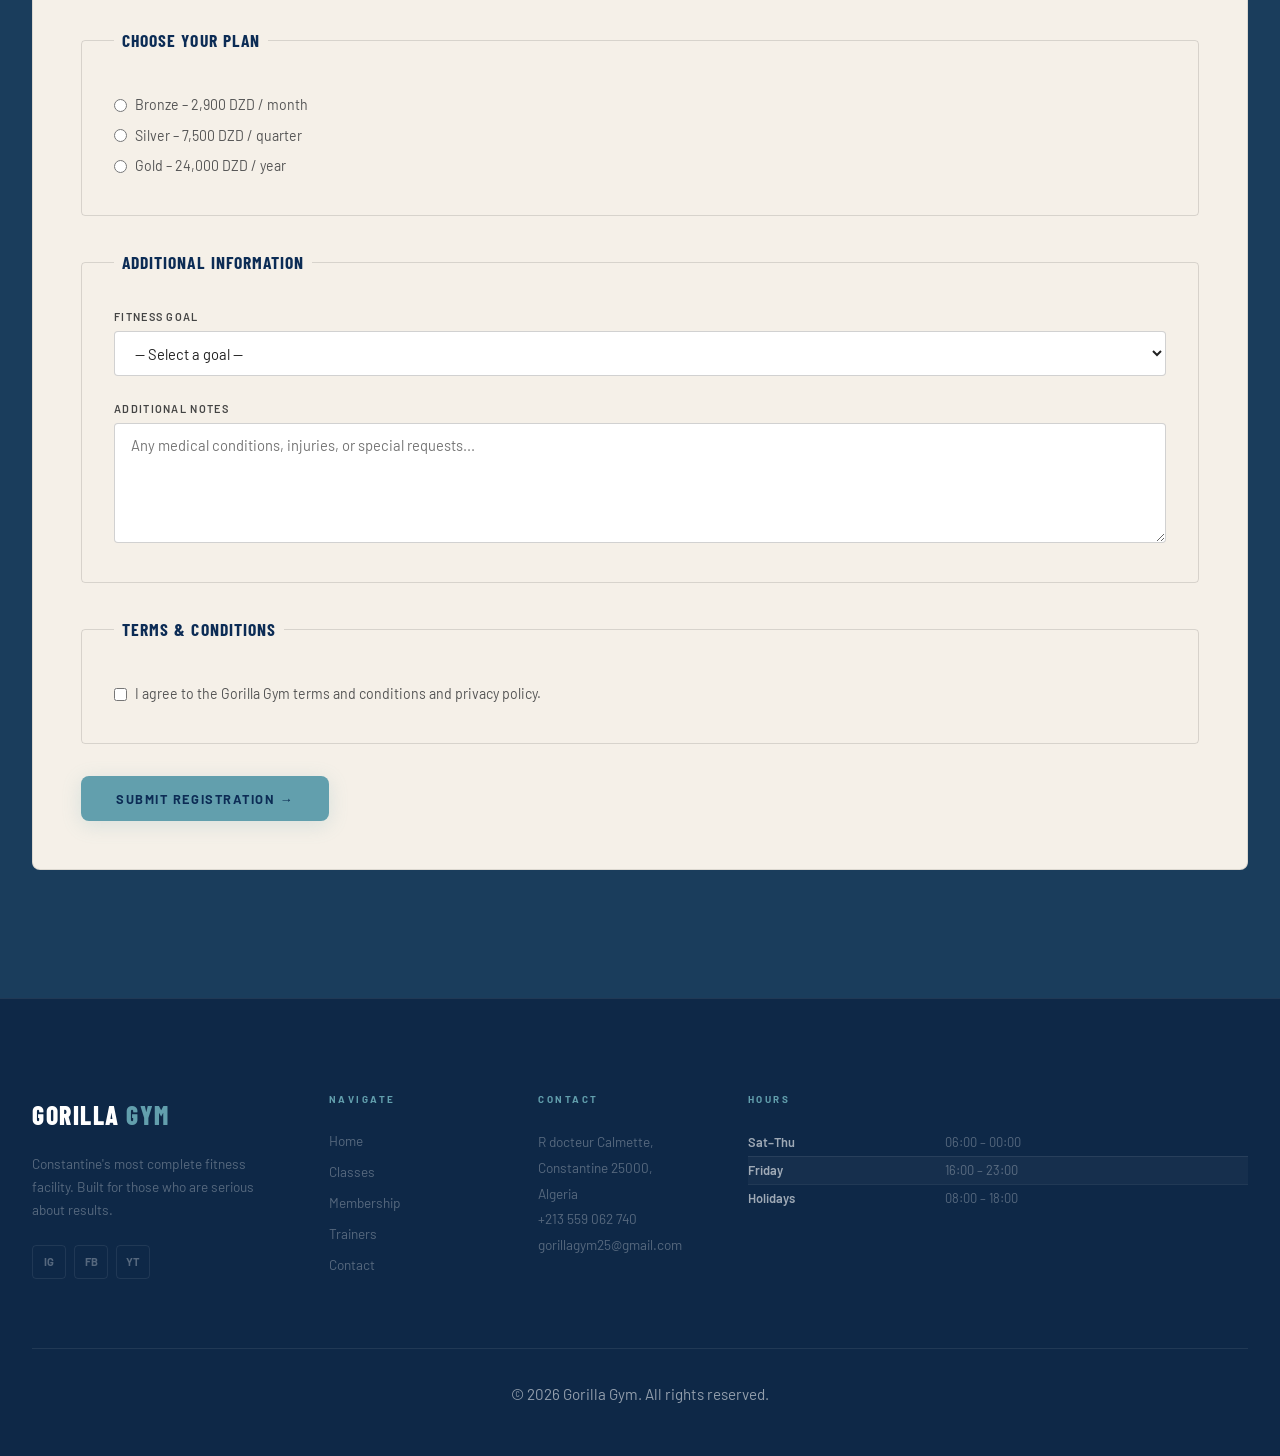
<file: membership.html>
<!DOCTYPE html>
<html lang="en">
<head>
  <meta charset="UTF-8" />
  <meta name="viewport" content="width=device-width, initial-scale=1.0" />
  <title>Gorilla Gym – Membership</title>
  <link rel="stylesheet" href="style.css" />
  <style>
    .page-hero {
      background-image: url("membership-bg.jpg");
      background-size: cover;
      background-position: center center;
      background-repeat: no-repeat;
      background-color: var(--navy);
    }
  </style>
</head>
<body>
  <!-- FIX: added id="site-header" -->
  <header id="site-header">
    <div class="header-inner">
      <a href="index.html" class="logo-wrap">
        <div class="logo-icon">GG</div>
        <div class="logo-text-wrap">
          <span class="logo-name">GORILLA <span>GYM</span></span>
          <span class="logo-tagline">Evolve Your Body Or Stay Weak</span>
        </div>
      </a>
      <nav>
        <ul id="main-nav-ul">
          <li><a href="index.html">Home</a></li>
          <li><a href="classes.html">Classes</a></li>
          <li class="active"><a href="membership.html">Membership</a></li>
          <li><a href="trainers.html">Trainers</a></li>
          <li class="nav-cta"><a href="contact.html">Contact</a></li>
        </ul>
      </nav>
      <div class="nav-social">
        <a href="https://instagram.com/gorylla_gym">IG</a>
        <a href="https://facebook.com/gorillagym">FB</a>
        <a href="https://youtube.com/@Gorillagym-g4h">YT</a>
      </div>
      <button class="hamburger" onclick="document.getElementById('main-nav-ul').classList.toggle('open')">
        <span></span><span></span><span></span>
      </button>
    </div>
  </header>

  <!-- FIX: added scroll listener -->
  <script>
    window.addEventListener('scroll', function () {
      document.getElementById('site-header').classList.toggle('scrolled', window.scrollY > 50);
    });
  </script>

  <div class="page-hero alt-bg">
    <div class="page-hero-inner">
      <span class="section-label">No Hidden Fees</span>
      <h2>Membership <span>Plans</span></h2>
      <p>Choose the plan that fits your goals. All memberships include full access to our facilities with no hidden fees.</p>
    </div>
  </div>

  <main>
    <section class="section section-alt">
      <div class="container">
        <div class="plans-grid">

          <div class="plan-card" id="bronze">
            <div class="plan-tier">Starter</div>
            <div class="plan-name">Bronze</div>
            <div class="plan-price"><sup>DZD</sup>2,900</div>
            <div class="plan-cycle">per month — perfect for getting started</div>
            <dl>
              <dt>Access</dt><dd>Full gym floor and cardio zone</dd>
              <dt>Classes</dt><dd>2 group classes per month</dd>
              <dt>Extras</dt><dd>Locker room and showers</dd>
            </dl>
            <ul class="plan-features">
              <li>Full gym floor access</li>
              <li>Cardio zone access</li>
              <li>Locker room and showers</li>
              <li>2 group classes per month</li>
            </ul>
            <a href="membership.html#register" class="plan-cta">Get Started</a>
          </div>

          <div class="plan-card featured" id="silver">
            <div class="plan-badge">Most Popular</div>
            <div class="plan-tier">Popular</div>
            <div class="plan-name">Silver</div>
            <div class="plan-price"><sup>DZD</sup>7,500</div>
            <div class="plan-cycle">per quarter — our most popular plan</div>
            <dl>
              <dt>Access</dt><dd>Full gym, cardio zone, pool and recovery suite</dd>
              <dt>Classes</dt><dd>Unlimited group classes</dd>
              <dt>Extras</dt><dd>1 personal training session + nutrition guide</dd>
            </dl>
            <ul class="plan-features">
              <li>Everything in Bronze</li>
              <li>Unlimited group classes</li>
              <li>Pool and recovery suite access</li>
              <li>1 personal training session</li>
              <li>Nutrition guide</li>
            </ul>
            <a href="membership.html#register" class="plan-cta">Get Started</a>
          </div>

          <div class="plan-card" id="gold">
            <div class="plan-tier">Elite</div>
            <div class="plan-name">Gold</div>
            <div class="plan-price"><sup>DZD</sup>24,000</div>
            <div class="plan-cycle">per year — the ultimate experience</div>
            <dl>
              <dt>Access</dt><dd>Full access to all facilities + priority booking</dd>
              <dt>Classes</dt><dd>Unlimited group classes + unlimited personal training</dd>
              <dt>Extras</dt><dd>Monthly body analysis, 4 guest passes, exclusive events</dd>
            </dl>
            <ul class="plan-features">
              <li>Everything in Silver</li>
              <li>Unlimited personal training</li>
              <li>Priority class booking</li>
              <li>Monthly body composition analysis</li>
              <li>4 guest passes</li>
              <li>Exclusive member events</li>
            </ul>
            <a href="membership.html#register" class="plan-cta">Get Started</a>
          </div>

        </div>
      </div>
    </section>

    <section class="section">
      <div class="container">
        <div class="section-header">
          <span class="section-label">Easy Payment</span>
          <h2>Payment Methods</h2>
        </div>
        <div class="grid-4">
          <div class="facility-card"><span class="facility-icon">💳</span><h3>CIB Card</h3><p>Pay securely with your CIB bank card at reception or online.</p></div>
          <div class="facility-card"><span class="facility-icon">📱</span><h3>Edahabia</h3><p>Use your Algerie Poste Edahabia card for quick contactless payment.</p></div>
          <div class="facility-card"><span class="facility-icon">💵</span><h3>Cash</h3><p>Pay in cash at the reception desk during opening hours.</p></div>
          <div class="facility-card"><span class="facility-icon">🏦</span><h3>Bank Transfer</h3><p>Transfer directly to our account — details provided on request.</p></div>
        </div>
      </div>
    </section>

    <section class="section section-alt" id="register">
      <div class="container">
        <div class="section-header">
          <span class="section-label">Join Today</span>
          <h2>Register Now</h2>
          <p>Fill in the form below to create your membership and start your journey.</p>
        </div>
        <!-- FIX: added novalidate so JS handles all validation consistently -->
        <form action="#" method="post" novalidate>
          <fieldset>
            <legend>Personal Information</legend>
            <label for="fullname">Full Name</label>
            <input type="text" id="fullname" name="fullname" placeholder="e.g. Ahmed Benali" required />
            <label for="email">Email Address</label>
            <input type="email" id="email" name="email" placeholder="e.g. ahmed@email.com" required autocomplete="email" />
            <label for="phone">Phone Number</label>
            <input type="tel" id="phone" name="phone" placeholder="e.g. 0555 123 456" required autocomplete="tel" />
            <label for="dob">Date of Birth</label>
            <input type="date" id="dob" name="dob" required />
          </fieldset>
          <fieldset>
            <legend>Choose Your Plan</legend>
            <label><input type="radio" name="plan" value="bronze" required /> Bronze – 2,900 DZD / month</label>
            <label><input type="radio" name="plan" value="silver" /> Silver – 7,500 DZD / quarter</label>
            <label><input type="radio" name="plan" value="gold" /> Gold – 24,000 DZD / year</label>
          </fieldset>
          <fieldset>
            <legend>Additional Information</legend>
            <label for="goal">Fitness Goal</label>
            <select id="goal" name="goal">
              <option value="">-- Select a goal --</option>
              <option value="weight-loss">Weight Loss</option>
              <option value="muscle-gain">Muscle Gain</option>
              <option value="endurance">Endurance</option>
              <option value="flexibility">Flexibility</option>
              <option value="general">General Fitness</option>
            </select>
            <label for="notes">Additional Notes</label>
            <textarea id="notes" name="notes" rows="4" placeholder="Any medical conditions, injuries, or special requests..."></textarea>
          </fieldset>
          <fieldset>
            <legend>Terms &amp; Conditions</legend>
            <label><input type="checkbox" name="terms" required /> I agree to the Gorilla Gym terms and conditions and privacy policy.</label>
          </fieldset>
          <button type="submit">Submit Registration →</button>
        </form>
      </div>
    </section>
  </main>

  <footer>
    <div class="footer-inner">
      <div class="footer-top">
        <div class="footer-brand">
          <a href="index.html" class="footer-logo">GORILLA <span>GYM</span></a>
          <p>Constantine's most complete fitness facility. Built for those who are serious about results.</p>
          <ul class="footer-social">
            <li><a href="https://instagram.com/gorylla_gym">IG</a></li>
            <li><a href="https://facebook.com/gorillagym">FB</a></li>
            <li><a href="https://youtube.com/@Gorillagym-g4h">YT</a></li>
          </ul>
        </div>
        <div class="footer-col"><h3>Navigate</h3><ul>
          <li><a href="index.html">Home</a></li>
          <li><a href="classes.html">Classes</a></li>
          <li><a href="membership.html">Membership</a></li>
          <li><a href="trainers.html">Trainers</a></li>
          <li><a href="contact.html">Contact</a></li>
        </ul></div>
        <div class="footer-col"><h3>Contact</h3><address>
          R docteur Calmette,<br/>Constantine 25000, Algeria<br/>
          <a href="tel:+213559062740">+213 559 062 740</a><br/>
          <a href="mailto:gorillagym25@gmail.com">gorillagym25@gmail.com</a>
        </address></div>
        <div class="footer-col"><h3>Hours</h3>
          <table class="footer-hours-table"><tbody>
            <tr><td>Sat–Thu</td><td>06:00 – 00:00</td></tr>
            <tr><td>Friday</td><td>16:00 – 23:00</td></tr>
            <tr><td>Holidays</td><td>08:00 – 18:00</td></tr>
          </tbody></table>
        </div>
      </div>
      <div class="footer-bottom">
        <p>&copy; 2026 Gorilla Gym. All rights reserved.</p>
      </div>
    </div>
  </footer>

  <script src="plan-cart.js"></script>
  <script src="membership-validation.js"></script>
</body>
</html>
</file>
<file: style.css>
@import url('https://fonts.googleapis.com/css2?family=Barlow+Condensed:wght@400;600;700;800;900&family=Barlow:wght@300;400;500;600&display=swap');

:root {
  --dark:        #0c2c55;
  --dark-2:      #0e2847;
  --dark-3:      #296374;
  --dark-4:      #1a3d5c;
  --cyan:        #629fad;
  --cyan-2:      #296374;
  --cyan-glow:   rgba(98,159,173,0.2);
  --white:       #ffffff;
  --white-muted: rgba(255,255,255,0.55);
  --white-faint: rgba(255,255,255,0.08);
  --border:      rgba(255,255,255,0.08);
  --border-2:    rgba(255,255,255,0.15);
  --cream:       #f5f0e8;
  --cream-2:     #ede7db;
  --text-dark:   #111111;
  --text-mid:    #555555;
  --s1: 0.5rem; --s2: 1rem; --s3: 1.5rem; --s4: 2rem;
  --s6: 3rem; --s8: 4rem; --s12: 6rem; --s16: 8rem;
  --r: 4px; --r2: 8px;
}
*, *::before, *::after { box-sizing: border-box; margin: 0; padding: 0; }
html { font-size: 16px; scroll-behavior: smooth; }
body {
  font-family: 'Barlow', sans-serif;
  background: var(--dark);
  color: var(--white);
  line-height: 1.6;
}
img { max-width: 100%; display: block; }
a { color: var(--cyan); text-decoration: none; transition: color 0.2s; }
a:hover { color: var(--white); }
h1, h2, h3, h4 {
  font-family: 'Barlow Condensed', sans-serif;
  line-height: 1.0;
  text-transform: uppercase;
  letter-spacing: 0.02em;
}
h1 { font-size: clamp(3.5rem, 10vw, 8rem); font-weight: 900; }
h2 { font-size: clamp(2rem, 5vw, 3.5rem); font-weight: 800; }
h3 { font-size: clamp(1.2rem, 2.5vw, 1.6rem); font-weight: 700; }
h4 { font-size: 1.1rem; font-weight: 700; }
p { font-size: 0.95rem; color: var(--white-muted); line-height: 1.75; margin-bottom: var(--s2); }
ul, ol { padding-left: var(--s3); }
li { color: var(--white-muted); font-size: 0.9rem; margin-bottom: var(--s1); }

/* ── BUTTONS ── */
.btn {
  display: inline-flex; align-items: center; gap: 0.5rem;
  font-family: 'Barlow', sans-serif;
  font-size: 0.82rem; font-weight: 600;
  letter-spacing: 0.1em; text-transform: uppercase;
  padding: 0.85rem 2.2rem;
  margin-bottom: 1%;
  border: 2px solid transparent;
  border-radius: var(--r2);
  transition: all 0.10s ease; white-space: nowrap;
}
.btn-primary {
  background: var(--cyan); color: #0c2c55;
  border-color: var(--cyan);
  box-shadow: 0 0 20px var(--cyan-glow);
}
.btn-primary:hover {
  background: #ededce; border-color: #ededce;
  color: #0c2c55; box-shadow: 0 0 30px rgba(237,237,206,0.2);
}
.btn-outline {
  background: transparent; color: var(--white);
  border-color: var(--border-2);
}
.btn-outline:hover { background: var(--white-faint); border-color: var(--white); color: var(--white); }
.btn-cyan-outline {
  background: transparent; color: var(--cyan);
  border-color: var(--cyan);
}
.btn-cyan-outline:hover { background: var(--cyan); color: var(--dark); }
.btn-sm { font-size: 0.72rem; padding: 0.55rem 1.3rem; }

/* ── HEADER ── */
header {
  position: absolute; top: 0; left: 0; right: 0;
  z-index: 300;
  padding: 0 var(--s4);
}
header.scrolled {
  position: fixed;
  background: rgba(13,13,13,0.95);
  backdrop-filter: blur(10px);
  border-bottom: 1px solid var(--border);
}
.header-inner {
  max-width: 1280px; margin: 0 auto;
  height: 68px; display: flex;
  align-items: center; justify-content: space-between;
}
.logo-wrap { text-decoration: none; display: flex; align-items: center; gap: var(--s1); }
.logo-icon {
  width: 34px; height: 34px;
  background: var(--cyan); border-radius: var(--r);
  display: flex; align-items: center; justify-content: center;
  font-family: 'Barlow Condensed', sans-serif;
  font-size: 1rem; font-weight: 900; color: var(--dark);
}
.logo-name {
  font-family: 'Barlow Condensed', sans-serif;
  font-size: 1.4rem; font-weight: 800;
  color: var(--white); letter-spacing: 0.06em;
  text-transform: uppercase;
}
.logo-name span { color: var(--cyan); }
.logo-text-wrap { display: flex; flex-direction: column; gap: 0; }
.logo-tagline { font-size: 0.55rem; font-weight: 600; letter-spacing: 0.15em; text-transform: uppercase; color: rgba(255,255,255,0.3); margin-top: -2px; }

/* FIX: was "gap: 0.1 rem" (space broke the value) */
nav ul {
  list-style: none; padding: 0;
  display: flex; align-items: center; gap: 0.1rem;
}
nav ul li { margin: 0; }
nav ul li a {
  display: block; color: rgba(255,255,255,0.7);
  font-size: 0.78rem; font-weight: 500;
  letter-spacing: 0.08em; text-transform: uppercase;
  padding: 0.5rem 0.9rem; border-radius: var(--r);
  text-decoration: none; transition: color 0.2s, background 0.2s;
  position: relative;
}
nav ul li a::after {
  content: ''; position: absolute;
  bottom: 2px; left: 50%; right: 50%;
  height: 2px; background: var(--cyan);
  transition: left 0.2s, right 0.2s;
}
nav ul li a:hover { color: var(--white); }
nav ul li a:hover::after, nav ul li.active a::after { left: 0.9rem; right: 0.9rem; }
nav ul li.active a { color: var(--white); }
nav ul li.nav-cta a {
  background: var(--cyan); color: var(--dark);
  font-weight: 600; margin-left: var(--s1);
  border-radius: var(--r2);
}
nav ul li.nav-cta a:hover { background: var(--white); }
nav ul li.nav-cta a::after { display: none; }
.nav-social { display: flex; align-items: center; gap: 0.6rem; }
.nav-social a {
  color: var(--white-muted); font-size: 0.72rem;
  font-weight: 600; text-decoration: none;
  transition: color 0.2s;
}
.nav-social a:hover { color: var(--cyan); }
.hamburger {
  display: none; flex-direction: column; gap: 5px;
  cursor: pointer; background: none; border: none; padding: var(--s1);
}
.hamburger span {
  display: block; width: 22px; height: 2px;
  background: var(--white); border-radius: 2px;
  transition: transform 0.3s, opacity 0.3s;
}

/* ── HERO ── */
.hero {
  min-height: 100vh;
  position: relative; overflow: hidden;
  display: flex; flex-direction: column;
  justify-content: center; align-items: center;
  text-align: center;
  background: url("hero-bg.jpg") center center / cover no-repeat;
  background-color: var(--dark);
}
.hero::before {
  content: ''; position: absolute; inset: 0;
  background: linear-gradient(
    to bottom,
    rgba(0,0,0,0.55) 0%,
    rgba(0,0,0,0.45) 50%,
    rgba(0,0,0,0.75) 100%
  );
  z-index: 1;
}
.hero-content {
  position: relative; z-index: 2;
  max-width: 900px;
  padding: var(--s16) var(--s4) var(--s16);
  display: flex; flex-direction: column;
  align-items: center; gap: 0;
  .hero-content {
  position: relative;
  z-index: 1;
}}
.hero-eyebrow {
  font-size: 0.72rem; font-weight: 600;
  letter-spacing: 0.35em; text-transform: uppercase;
  color: var(--cyan); margin-bottom: var(--s3);
  animation: fadeUp 0.4s 0s ease both;
}
.hero h1 {
  color: var(--white);
  font-size: clamp(4rem, 12vw, 9rem);
  line-height: 0.88; margin-bottom: var(--s4);
  animation: fadeUp 0.4s 0.1s ease both;
}
.hero h1 .accent { color: var(--cyan); }
.hero-sub {
  font-size: 1rem; font-weight: 300;
  color: rgba(255,255,255,0.65);
  max-width: 520px; line-height: 1.7;
  margin-bottom: var(--s6);
  animation: fadeUp 0.4s 0.15s ease both;
}
.hero-actions {
  display: flex; gap: var(--s2); flex-wrap: wrap;
  justify-content: center;
  animation: fadeUp 0.4s 0.2s ease both;
}

/* Partner logos strip */
.hero-partners {
  position: absolute; bottom: 0; left: 0; right: 0;
  z-index: 2;
  border-top: 1px solid var(--border);
  background: rgba(0,0,0,0.5);
  backdrop-filter: blur(6px);
  padding: var(--s3) var(--s4);
  overflow: hidden;
}
.hero-partners-inner {
  max-width: 1280px; margin: 0 auto;
  display: flex; align-items: center;
  justify-content: center; gap: var(--s8);
  animation: ticker 20s linear infinite;
  width: max-content;
}
.partner-item {
  font-family: 'Barlow Condensed', sans-serif;
  font-size: 1rem; font-weight: 800;
  letter-spacing: 0.12em; text-transform: uppercase;
  color: rgba(255,255,255,0.25);
  transition: color 0.2s;
}
.partner-item:hover { color: rgba(255,255,255,0.6); }

/* ── PAGE HERO ── */
.page-hero {
  min-height: 55vh;
  position: relative; overflow: hidden;
  display: flex; align-items: center;
  background: url("images/hero-bg.jpg") center 30% / cover no-repeat;
  background-color: var(--dark);
}
.page-hero::before {
  content: ''; position: absolute; inset: 0;
  background: rgba(0,0,0,0.65); z-index: 1;
}
.page-hero-inner {
  position: relative; z-index: 2;
  max-width: 1280px; margin: 0 auto; width: 100%;
  padding: calc(68px + var(--s12)) var(--s4) var(--s8);
  text-align: center;
}
.page-hero h1 {
  color: var(--white);
  font-size: clamp(2.5rem, 6vw, 5rem);
  margin-bottom: var(--s2); line-height: 0.92;
}
.page-hero h1 .accent { color: var(--cyan); }
.page-hero p { color: rgba(255,255,255,0.55); font-size: 1rem; max-width: 480px; margin: 0 auto; }
.page-eyebrow {
  font-size: 0.68rem; font-weight: 600;
  letter-spacing: 0.3em; text-transform: uppercase;
  color: var(--cyan); margin-bottom: var(--s2);
  display: block;
}

/* ── SECTIONS ── */
.section { padding: var(--s16) var(--s4); }
.section-dark { background: var(--dark); }
.section-dark-2 { background: var(--dark-2); }
/* FIX: added missing .section-alt used in membership.html */
.section-alt { background: var(--dark-4); }
.section-light {
  background: var(--cream);
  color: var(--text-dark);
}
.section-light h2, .section-light h3, .section-light h4 { color: var(--text-dark); }
.section-light p, .section-light li { color: var(--text-mid); }
.section-light .section-eyebrow { color: var(--cyan-2); }
.container { max-width: 1280px; margin: 0 auto; }
.section-eyebrow {
  display: block; font-size: 0.65rem; font-weight: 600;
  letter-spacing: 0.3em; text-transform: uppercase;
  color: var(--cyan); margin-bottom: var(--s2);
}
/* FIX: added missing .section-label used across inner pages */
.section-label {
  display: block; font-size: 0.65rem; font-weight: 600;
  letter-spacing: 0.3em; text-transform: uppercase;
  color: var(--cyan); margin-bottom: var(--s2);
}
.section-header { margin-bottom: var(--s8); }
.section-header h2 { margin-bottom: var(--s2); }
.section-header p { max-width: 500px; }
.section-header.center { text-align: center; }
.section-header.center p { margin: 0 auto; }

/* ── GRIDS ── */
.grid-2 { display: grid; grid-template-columns: repeat(2,1fr); gap: var(--s4); }
.grid-3 { display: grid; grid-template-columns: repeat(3,1fr); gap: var(--s4); }
.grid-4 { display: grid; grid-template-columns: repeat(4,1fr); gap: var(--s3); }

/* ── FACILITY CARDS ── */
.facility-card {
  background: var(--dark-3);
  border: 1px solid var(--border);
  border-radius: var(--r2);
  padding: var(--s4);
  transition: transform 0.25s, border-color 0.25s, box-shadow 0.25s;
  position: relative; overflow: hidden;
  min-height: 280px;
  display: flex;
  flex-direction: column;
  justify-content: flex-end;
}
.facility-card::before {
  content: ''; position: absolute;
  top: 0; left: 0; right: 0; height: 2px;
  background: linear-gradient(90deg, var(--cyan), transparent);
  transform: scaleX(0); transform-origin: left;
  transition: transform 0.3s;
}
.facility-card:hover { transform: translateY(-4px); border-color: rgba(43,191,255,0.3); box-shadow: 0 12px 32px rgba(0,0,0,0.4); }
.facility-card:hover::before { transform: scaleX(1); }
.facility-card img {
  position: absolute;
  inset: 0;
  width: 100%;
  height: 100%;
  object-fit: cover;
  z-index: 0;
  border-radius: var(--r2);
}
.facility-card::after {
  content: '';
  position: absolute;
  inset: 0;
  background: linear-gradient(to top, rgba(0,0,0,0.85) 0%, rgba(0,0,0,0.3) 100%);
  border-radius: var(--r2);
  z-index: 1;
}
.facility-card .facility-icon,
.facility-card h3,
.facility-card p {
  position: relative;
  z-index: 2;
}
.facility-icon { font-size: 2rem; margin-bottom: var(--s3); display: block; }
.facility-card h3 { font-size: 1.3rem; color: var(--white); margin-bottom: var(--s1); }
.facility-card p { font-size: 0.88rem; }
.section-light .facility-card {
  background: var(--white);
  border-color: rgba(0,0,0,0.1);
}
.section-light .facility-card h3 { color: var(--text-dark); }

/* ── PLAN CARDS ── */
.plans-grid { display: grid; grid-template-columns: repeat(3,1fr); gap: var(--s4); align-items: start; }
.plan-card {
  background: var(--dark-3); border: 1px solid var(--border);
  border-radius: var(--r2); padding: var(--s6) var(--s4);
  transition: transform 0.25s, box-shadow 0.25s;
  position: relative;
}
.plan-card:hover { transform: translateY(-6px); box-shadow: 0 20px 50px rgba(0,0,0,0.5); }
.plan-card.featured {
  background: var(--dark-4);
  border-color: var(--cyan);
  box-shadow: 0 0 0 1px var(--cyan), 0 20px 60px rgba(43,191,255,0.12);
}
.plan-card.featured:hover { transform: translateY(-6px); }
.plan-badge {
  display: inline-block; background: var(--cyan); color: var(--dark);
  font-size: 0.58rem; font-weight: 700; letter-spacing: 0.18em;
  text-transform: uppercase; padding: 0.25rem 0.8rem;
  border-radius: 20px; margin-bottom: var(--s2);
}
.plan-tier { font-size: 0.62rem; font-weight: 600; letter-spacing: 0.2em; text-transform: uppercase; color: var(--white-muted); margin-bottom: 0.4rem; }
.plan-name { font-family: 'Barlow Condensed', sans-serif; font-size: 2.2rem; font-weight: 800; color: var(--white); text-transform: uppercase; line-height: 1; margin-bottom: var(--s2); }
.plan-price { font-family: 'Barlow Condensed', sans-serif; font-size: 3rem; font-weight: 800; color: var(--cyan); line-height: 1; margin-bottom: 0.2rem; }
.plan-price sup { font-size: 1rem; vertical-align: super; }
.plan-cycle { font-size: 0.75rem; color: var(--white-muted); margin-bottom: var(--s4); }
.plan-features { list-style: none; padding: 0; border-top: 1px solid var(--border); padding-top: var(--s3); margin-bottom: var(--s4); }
.plan-features li { font-size: 0.88rem; padding: 0.3rem 0; display: flex; align-items: flex-start; gap: 0.6rem; color: var(--white-muted); }
.plan-features li::before { content: '✓'; color: var(--cyan); font-weight: 700; flex-shrink: 0; }
.plan-cta {
  display: block; text-align: center; padding: 0.82rem;
  border: 2px solid var(--border-2); border-radius: var(--r2);
  color: var(--white); font-size: 0.75rem; font-weight: 600;
  letter-spacing: 0.12em; text-transform: uppercase;
  transition: background 0.2s, border-color 0.2s, color 0.2s;
}
.plan-cta:hover { background: var(--white-faint); border-color: var(--white); color: var(--white); }
.plan-card.featured .plan-cta { background: var(--cyan); border-color: var(--cyan); color: var(--dark); }
.plan-card.featured .plan-cta:hover { background: var(--white); border-color: var(--white); }

/* ── TABLE ── FIX: removed duplicate rules; kept the correct full-padding version */
.table-wrap { border-radius: var(--r2); overflow: hidden; border: 1px solid var(--border); overflow-x: auto; -webkit-overflow-scrolling: touch; }
table { width: 100%; border-collapse: collapse; background: var(--dark-2); font-size: 0.88rem; min-width: 500px; }
caption { font-family: 'Barlow Condensed', sans-serif; font-size: 1.1rem; font-weight: 700; text-transform: uppercase; letter-spacing: 0.05em; color: var(--white); padding: var(--s3) var(--s4); text-align: left; background: var(--dark-3); border-bottom: 1px solid var(--border); }
thead { background: var(--dark-4); }
thead th { color: rgba(255,255,255,0.5); font-size: 0.65rem; font-weight: 600; letter-spacing: 0.15em; text-transform: uppercase; padding: var(--s2) var(--s4); text-align: left; border: none; }
tbody tr { border-bottom: 1px solid var(--border); transition: background 0.15s; }
tbody tr:nth-child(even) { background: rgba(255,255,255,0.03); }
tbody tr:nth-child(odd)  { background: transparent; }
tbody tr:hover { background: rgba(43,191,255,0.04); }
tbody tr:last-child { border-bottom: none; }
td { padding: var(--s2) var(--s4); color: var(--white-muted); vertical-align: middle; }
td a { font-weight: 600; color: var(--cyan); }
td a:hover { color: var(--white); }
.badge { display: inline-block; font-size: 0.6rem; font-weight: 700; letter-spacing: 0.1em; text-transform: uppercase; padding: 0.2rem 0.65rem; border-radius: 20px; }
.badge-beginner     { background: rgba(22,163,74,0.15); color: #4ade80; }
.badge-intermediate { background: rgba(234,179,8,0.15); color: #facc15; }
.badge-advanced     { background: rgba(239,68,68,0.15); color: #f87171; }

/* ── TRAINER CARDS ── */
.trainer-card { background: var(--dark-3); border: 1px solid var(--border); border-radius: var(--r2); overflow: hidden; transition: transform 0.25s, box-shadow 0.25s; text-align: center; }
.trainer-card:hover { transform: translateY(-8px); box-shadow: 0 24px 50px rgba(0,0,0,0.5); border-color: rgba(43,191,255,0.25); }
.trainer-photo-wrap { padding: var(--s4) var(--s4) 0; display: flex; justify-content: center; }
.trainer-photo-wrap figure { width: 110px; height: 110px; border-radius: 50%; overflow: hidden; border: 3px solid var(--cyan); background: var(--dark-4); display: flex; align-items: center; justify-content: center; }
.trainer-photo-wrap figure img { width: 100%; height: 100%; object-fit: cover; border-radius: 50%; }
.trainer-photo-wrap figure::after { content: "👤"; font-size: 3rem; }
.trainer-photo-wrap figure img + *, .trainer-photo-wrap figure:has(img)::after { display: none; }
.trainer-body { padding: var(--s3) var(--s3) var(--s4); }
.trainer-specialty { font-size: 0.62rem; font-weight: 600; letter-spacing: 0.18em; text-transform: uppercase; color: var(--cyan); margin-bottom: 0.3rem; }
.trainer-body h3 { font-size: 1.3rem; color: var(--white); margin-bottom: 0.2rem; }
.trainer-meta { font-size: 0.75rem; color: var(--white-muted); margin-bottom: var(--s2); }
.trainer-bio { font-size: 0.83rem; color: var(--white-muted); line-height: 1.65; margin-bottom: var(--s2); }
.trainer-card address { font-style: normal; font-size: 0.78rem; margin-bottom: var(--s2); }
.trainer-card address a { color: var(--white-muted); }
.trainer-card address a:hover { color: var(--cyan); }

/* ── FORMS ── */
form { background: #f5f0e8; border-radius: var(--r2); padding: var(--s6); border: 1px solid rgba(0,0,0,0.1); }
fieldset { border: 1px solid rgba(0,0,0,0.12); border-radius: var(--r); padding: var(--s4); margin-bottom: var(--s4); }
legend { font-family: 'Barlow Condensed', sans-serif; font-size: 1.1rem; font-weight: 700; text-transform: uppercase; letter-spacing: 0.06em; color: var(--dark); padding: 0 var(--s1); }
label { display: block; font-size: 0.68rem; font-weight: 600; letter-spacing: 0.12em; text-transform: uppercase; color: #444; margin-bottom: 0.35rem; margin-top: var(--s3); }
label:first-of-type { margin-top: 0; }
input[type="text"], input[type="email"], input[type="tel"], input[type="date"], input[type="number"], input[type="password"], select, textarea {
  width: 100%; padding: 0.72rem var(--s2);
  font-family: 'Barlow', sans-serif; font-size: 0.92rem;
  color: #222; background: #fff;
  border: 1px solid rgba(0,0,0,0.18); border-radius: var(--r);
  outline: none; transition: border-color 0.2s, box-shadow 0.2s;
}
input:focus, select:focus, textarea:focus { border-color: var(--cyan); box-shadow: 0 0 0 3px var(--cyan-glow); }
select option { background: #fff; color: #222; }
textarea { resize: vertical; min-height: 120px; }
input[type="radio"], input[type="checkbox"] { width: auto; accent-color: var(--cyan); margin-right: var(--s1); }
label:has(input[type="radio"]), label:has(input[type="checkbox"]) { display: flex; align-items: center; font-size: 0.88rem; text-transform: none; letter-spacing: 0; font-weight: 400; color: #555; margin-top: var(--s1); cursor: pointer; }
button[type="submit"] {
  display: inline-flex; align-items: center; gap: 0.5rem;
  background: var(--cyan); color: var(--dark);
  font-family: 'Barlow', sans-serif; font-size: 0.8rem; font-weight: 700;
  letter-spacing: 0.12em; text-transform: uppercase;
  padding: 0.9rem 2.2rem; border: none; border-radius: var(--r2);
  cursor: pointer; transition: background 0.2s, transform 0.2s;
  box-shadow: 0 4px 20px var(--cyan-glow); min-height: 44px;
}
button[type="submit"]:hover { background: var(--white); transform: translateY(-2px); }

/* ── DL Description List ── */
dl { background: var(--dark-3); border-radius: var(--r); padding: var(--s3); margin-bottom: var(--s3); border-left: 3px solid var(--cyan); }
dt { font-size: 0.65rem; font-weight: 600; text-transform: uppercase; letter-spacing: 0.12em; color: var(--cyan); margin-top: var(--s2); }
dt:first-child { margin-top: 0; }
dd { font-size: 0.88rem; color: var(--white-muted); margin-left: var(--s2); }

/* ── CONTACT ── */
.contact-grid { display: grid; grid-template-columns: 1fr 1fr; gap: var(--s8); align-items: start; }
.contact-info address { font-style: normal; background: var(--dark-3); border: 1px solid var(--border); border-radius: var(--r2); padding: var(--s4); margin-bottom: var(--s4); font-size: 0.92rem; color: var(--white-muted); line-height: 2.1; }
.contact-info address strong { display: block; font-family: 'Barlow Condensed', sans-serif; font-size: 1.3rem; font-weight: 700; color: var(--white); margin-bottom: var(--s1); text-transform: uppercase; }
.map-placeholder { border-radius: var(--r2); overflow: hidden; border: 1px solid var(--border); }
.map-placeholder iframe { width: 100%; height: 240px; border: none; display: block; }
.map-note { padding: var(--s1) var(--s2); font-size: 0.78rem; color: var(--white-muted); background: var(--dark-3); border-top: 1px solid var(--border); }

/* ── FILTER NOTE ── */
.filter-note { display: flex; align-items: center; gap: var(--s2); background: rgba(43,191,255,0.05); border: 1px solid rgba(43,191,255,0.2); border-left: 3px solid var(--cyan); padding: var(--s2) var(--s3); border-radius: 0 var(--r) var(--r) 0; font-size: 0.85rem; color: var(--white-muted); margin-bottom: var(--s4); }

/* ── RECRUITMENT BANNER ── */
.recruitment-banner { background: var(--dark-3); border: 1px solid var(--border); border-radius: var(--r2); padding: var(--s8) var(--s6); text-align: center; margin-top: var(--s12); position: relative; overflow: hidden; }
.recruitment-banner::before { content: ''; position: absolute; inset: 0; background: radial-gradient(ellipse 60% 80% at 50% 50%, var(--cyan-glow), transparent 70%); }
.recruitment-banner h2 { color: var(--white); margin-bottom: var(--s2); position: relative; }
.recruitment-banner p { color: var(--white-muted); max-width: 460px; margin: 0 auto var(--s6); position: relative; }
.recruitment-banner a { position: relative; z-index: 2; }

/* ── FOOTER ── */
footer { background: var(--dark-2); border-top: 1px solid var(--border); padding: var(--s12) var(--s4) var(--s4); }
.footer-inner { max-width: 1280px; margin: 0 auto; }
.footer-top { display: grid; grid-template-columns: 1.6fr 1fr 1fr 1fr; gap: var(--s8); padding-bottom: var(--s8); border-bottom: 1px solid var(--border); margin-bottom: var(--s4); }
.footer-logo { font-family: 'Barlow Condensed', sans-serif; font-size: 1.6rem; font-weight: 800; color: var(--white); display: block; letter-spacing: 0.06em; text-transform: uppercase; margin-bottom: var(--s2); text-decoration: none; }
.footer-logo span { color: var(--cyan); }
.footer-brand p { font-size: 0.85rem; color: rgba(255,255,255,0.3); line-height: 1.7; margin-bottom: var(--s3); }
.footer-social { display: flex; gap: 0.5rem; list-style: none; padding: 0; }
.footer-social li { margin: 0; }
.footer-social a { display: flex; align-items: center; justify-content: center; width: 34px; height: 34px; border: 1px solid var(--border); border-radius: var(--r); color: rgba(255,255,255,0.3); font-size: 0.7rem; font-weight: 700; text-decoration: none; transition: all 0.2s; }
.footer-social a:hover { background: var(--cyan); border-color: var(--cyan); color: var(--dark); }
.footer-col h3 { font-family: 'Barlow', sans-serif; font-size: 0.62rem; font-weight: 700; letter-spacing: 0.25em; text-transform: uppercase; color: var(--cyan); margin-bottom: var(--s3); }
.footer-col ul { list-style: none; padding: 0; }
.footer-col ul li { margin-bottom: 0.5rem; }
.footer-col ul li a { color: rgba(255,255,255,0.3); font-size: 0.85rem; text-decoration: none; transition: color 0.2s; }
.footer-col ul li a:hover { color: var(--cyan); }
.footer-col address { font-style: normal; font-size: 0.85rem; line-height: 1.9; color: rgba(255,255,255,0.3); }
.footer-col address a { color: rgba(255,255,255,0.3); }
.footer-col address a:hover { color: var(--cyan); }
.footer-hours-table { width: 100%; border-collapse: collapse; background: transparent !important; box-shadow: none !important; font-size: 0.8rem; }
.footer-hours-table td { padding: 0.2rem 0.4rem 0.2rem 0; color: rgba(255,255,255,0.3) !important; border: none !important; background: transparent !important; }
.footer-hours-table td:first-child { color: rgba(255,255,255,0.6) !important; font-weight: 600 !important; }
.footer-hours-table tr:hover { background: transparent !important; }
.footer-bottom { text-align: center; }


.admin-stat-card { background: var(--white); border: 1px solid var(--border); border-top: 4px solid var(--cyan); border-radius: var(--r2); padding: var(--s4); text-align: center; transition: transform 0.2s, box-shadow 0.2s; }
.admin-stat-card:nth-child(1) { border-top-color: #629fad; }
.admin-stat-card:nth-child(2) { border-top-color: #4caf7d; }
.admin-stat-card:nth-child(3) { border-top-color: #f0a500; }
.admin-stat-card:nth-child(4) { border-top-color: #e05c5c; }
.admin-stat-card:hover { transform: translate(0, -3px); box-shadow: 0 8px 24px rgba(0,0,0,0.3); }
.admin-stat-num { font-family: 'Barlow Condensed', sans-serif; font-size: 2.8rem; font-weight: 900; color: var(--cyan); line-height: 1; margin-bottom: 0.3rem; }
.admin-stat-lbl { font-size: 0.65rem; font-weight: 700; letter-spacing: 0.15em; text-transform: uppercase; color: var(--white-muted); }

@keyframes fadeUp { from { opacity: 0; transform: translateY(20px); } to { opacity: 1; transform: translateY(0); } }
@keyframes ticker { from { transform: translateX(-100%); } to { transform: translateX(100%); } }



@media (min-width: 768px) and (max-width: 1023px) {
  .grid-4, .grid-3, .plans-grid { grid-template-columns: repeat(2,1fr); }
  .footer-top { grid-template-columns: 1fr 1fr; gap: var(--s4); }
  .contact-grid { grid-template-columns: 1fr; }
  .admin-layout { grid-template-columns: 1fr !important; }
  .admin-sidebar { display: none !important; }
  .admin-topnav {
    display: flex !important;
    background: var(--dark-3);
    border-bottom: 1px solid var(--border);
    padding: var(--s2) var(--s4);
    gap: var(--s1);
    flex-wrap: nowrap;
    overflow-x: auto;
    white-space: nowrap;
  }
  .admin-topnav a {
    color: rgba(255,255,255,0.5);
    font-size: 0.75rem;
    text-decoration: none;
    padding: 0.4rem 0.8rem;
    border-radius: var(--r);
    background: rgba(255,255,255,0.05);
    flex-shrink: 0;
  }
  .admin-topnav a:hover { color: var(--cyan); background: rgba(255,255,255,0.1); }
}





@media (max-width: 767px) {
  .hamburger { display: flex; }
  .header-inner { padding: 0; }
  nav ul { display: none; }
  nav ul.open { display: flex; flex-direction: column; position: absolute; top: 68px; left: 0; right: 0; background: rgba(13,13,13,0.98); padding: var(--s2); gap: 0.2rem; border-top: 1px solid var(--border); z-index: 400; }
  nav ul.open li { width: 100%; }
  nav ul.open li a { padding: 0.65rem var(--s2); min-height: 44px; display: flex; align-items: center; }
  .nav-social { display: none; }
  .section { padding: var(--s8) var(--s3); }
  .grid-2, .grid-3, .grid-4, .plans-grid, .contact-grid { grid-template-columns: 1fr; }
  .footer-top { grid-template-columns: 1fr; gap: var(--s4); }
  .footer-bottom { flex-direction: column; gap: var(--s1); text-align: center; }
  .hero-actions { flex-direction: column; align-items: center; }
  .hero-actions .btn { width: 100%; max-width: 280px; justify-content: center; min-height: 44px; }
  form { padding: var(--s3); }
  table { font-size: 0.8rem; }
  thead th, td { padding: var(--s1) var(--s2); }
  .recruitment-banner { padding: var(--s6) var(--s3); }
  .hero-partners-inner { gap: var(--s4); flex-wrap: wrap; }
}
</file>
